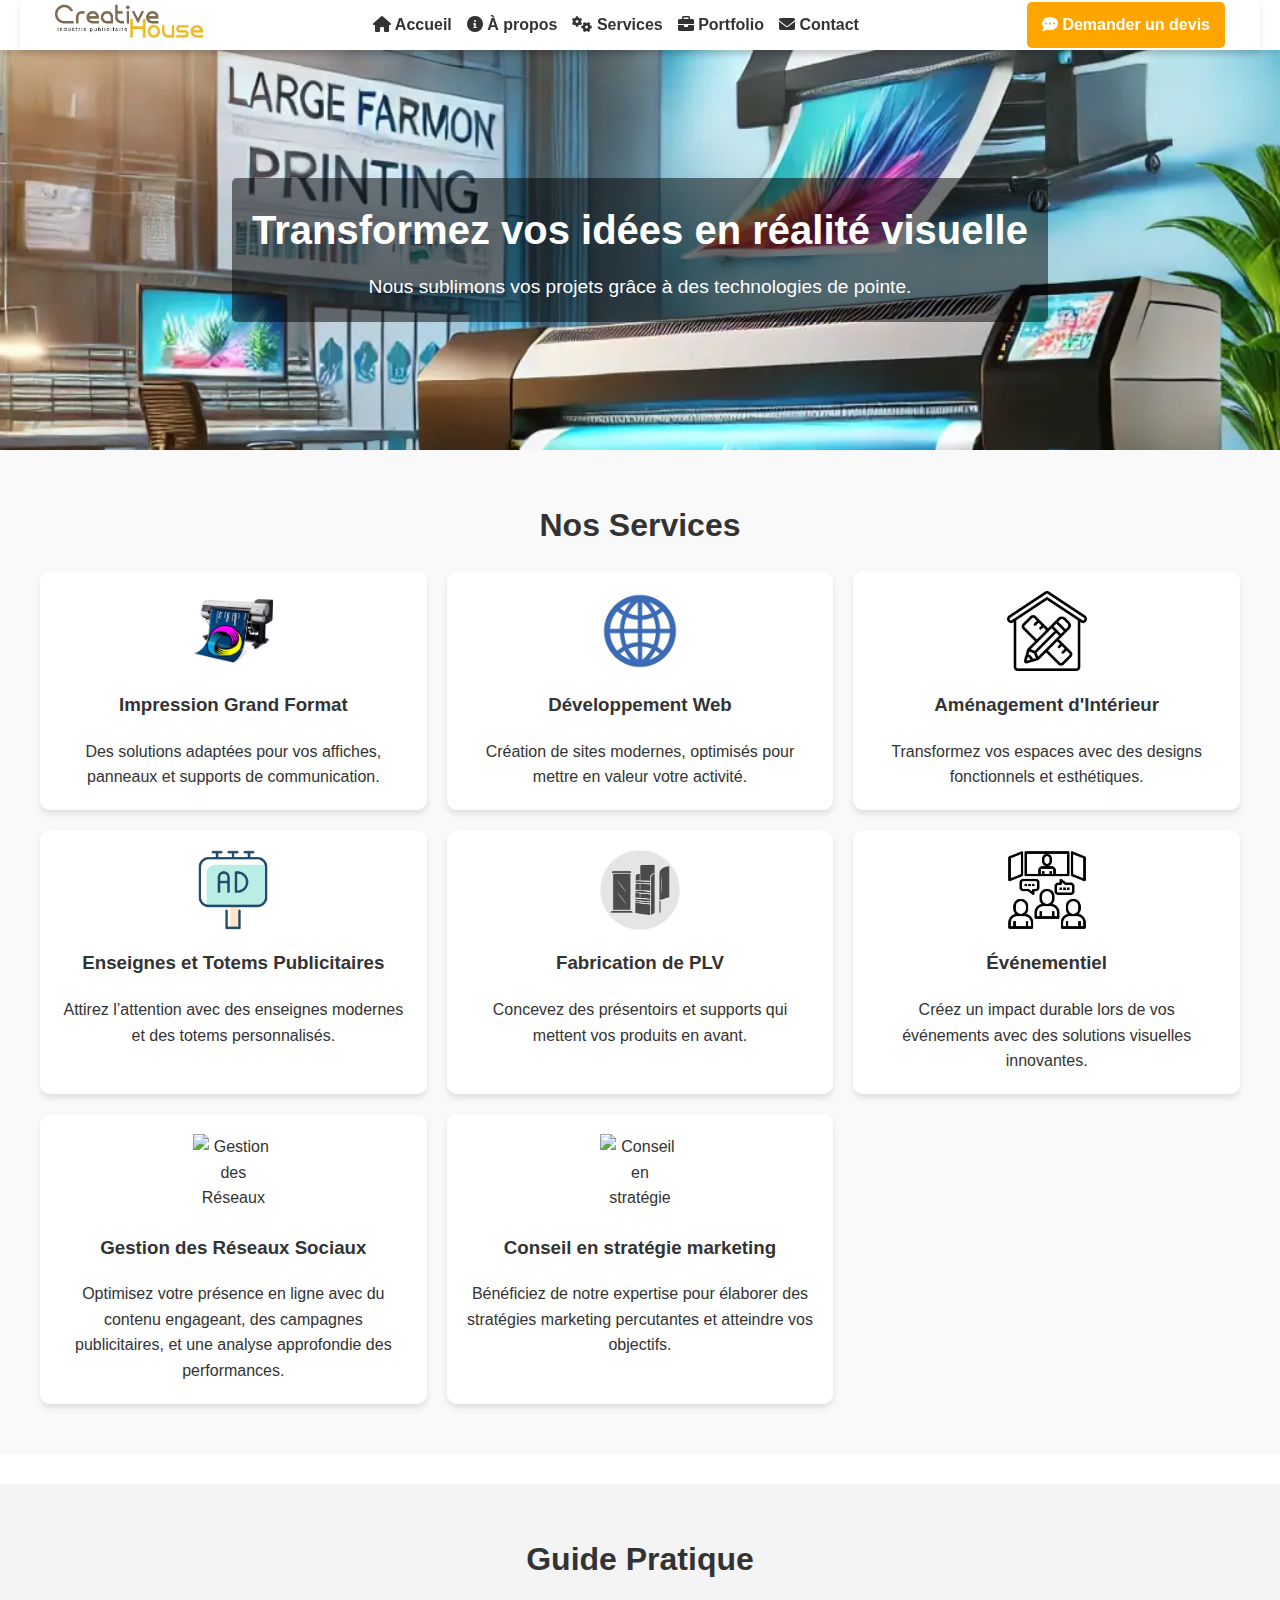
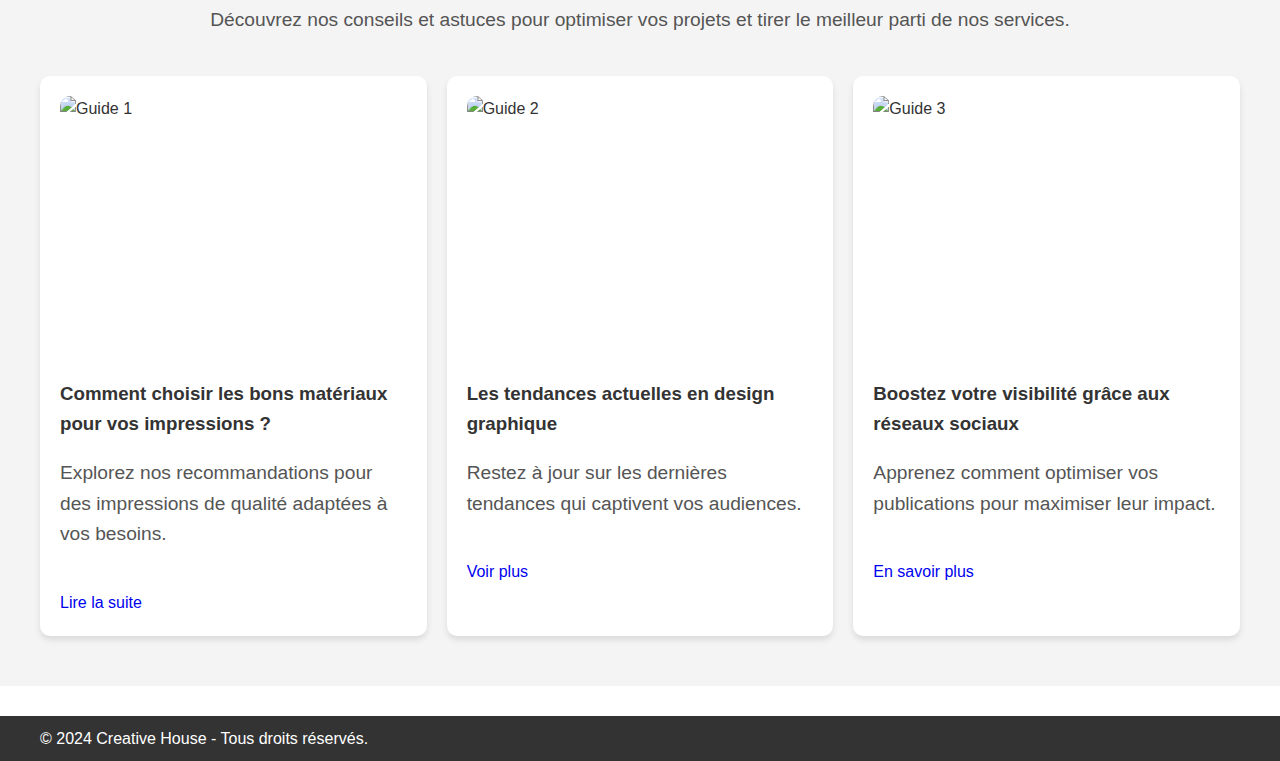
<file: index.html>
<!DOCTYPE html>
<html lang="fr">
<head>
    <meta charset="UTF-8">
    <meta name="viewport" content="width=device-width, initial-scale=1.0">
    <title>Creative House - Industrie Publicitaire</title>
	<meta name="description" content="Creative House - Solutions d'impression grand format, développement web, aménagement d'intérieur, gestion des réseaux sociaux, et plus encore.">
    <meta name="keywords" content="impression grand format, développement web, aménagement d'intérieur, gestion réseaux sociaux, Creative House">
    <meta name="author" content="Creative House">
    <meta name="viewport" content="width=device-width, initial-scale=1.0">

    <link rel="stylesheet" href="css/style.css">
    <link rel="stylesheet" href="https://cdnjs.cloudflare.com/ajax/libs/animate.css/4.1.1/animate.min.css">
</head>
<body>
    <!-- Header -->
    <header class="sticky-header">
        <!-- Div pour insérer le header -->
    <div id="header-container"></div>

    <!-- Main content -->
    <section id="main-content">
        <h1>Bienvenue chez Creative House</h1>
        <p>Découvrez nos services innovants et créatifs...</p>
    </section>

    <script>
        // Utilisation de JavaScript pour insérer le header
         // Charger le header à partir du fichier header.html
    fetch('header.html')
    .then(response => response.text())
    .then(data => {
        document.querySelector('header').innerHTML = data;
    });
    </script>
    </header>

<!-- Section de la bannière dynamique -->
<section class="dynamic-banner">
    <div class="banner-content">
        <h1>Transformez vos idées en réalité visuelle</h1>
        <p>Nous sublimons vos projets grâce à des technologies de pointe.</p>
    </div>
</section>




    <!-- Section Services -->
    <section id="services" class="services section">
        <div class="container">
            <h2>Nos Services</h2>
            <div class="service-grid">
                <div class="service-item">
                    <img data-src="img/icon-print.png" alt="Impression Grand Format" class="lazy">
                    <h3>Impression Grand Format</h3>
                    <p>Des solutions adaptées pour vos affiches, panneaux et supports de communication.</p>
                </div>
                <div class="service-item">
                    <img data-src="img/icon-web.png" alt="Développement Web" class="lazy">
                    <h3>Développement Web</h3>
                    <p>Création de sites modernes, optimisés pour mettre en valeur votre activité.</p>
                </div>
                <div class="service-item">
                    <img data-src="img/icon-interior.png" alt="Aménagement d'Intérieur" class="lazy">
                    <h3>Aménagement d'Intérieur</h3>
                    <p>Transformez vos espaces avec des designs fonctionnels et esthétiques.</p>
                </div>
                <div class="service-item">
                    <img data-src="img/icon-sign.png" alt="Enseignes et Totems Publicitaires" class="lazy">
                    <h3>Enseignes et Totems Publicitaires</h3>
                    <p>Attirez l’attention avec des enseignes modernes et des totems personnalisés.</p>
                </div>
                <div class="service-item">
                    <img data-src="img/icon-plv.png" alt="Fabrication de PLV" class="lazy">
                    <h3>Fabrication de PLV</h3>
                    <p>Concevez des présentoirs et supports qui mettent vos produits en avant.</p>
                </div>
                <div class="service-item">
                    <img data-src="img/icon-event.png" alt="Événementiel" class="lazy">
                    <h3>Événementiel</h3>
                    <p>Créez un impact durable lors de vos événements avec des solutions visuelles innovantes.</p>
                </div>
                <div class="service-item">
                    <img data-src="img/content-creation.png" alt="Gestion des Réseaux Sociaux" class="lazy">
                    <h3>Gestion des Réseaux Sociaux</h3>
                    <p>
                        Optimisez votre présence en ligne avec du contenu engageant, des campagnes publicitaires, 
                        et une analyse approfondie des performances.
                    </p>
                </div>
                <div class="service-item">
                    <img data-src="img/icon-strategy.png" alt="Conseil en stratégie marketing" class="lazy">
                    <h3>Conseil en stratégie marketing</h3>
                    <p>
                        Bénéficiez de notre expertise pour élaborer des stratégies marketing percutantes et atteindre vos objectifs.
                    </p>
                </div>
            </div>
        </div>
    </section>

    <!-- Section Guide -->
    <section id="guide" class="guide section">
        <div class="container">
            <h2>Guide Pratique</h2>
            <p>Découvrez nos conseils et astuces pour optimiser vos projets et tirer le meilleur parti de nos services.</p>
            <div class="guide-grid">
                <article class="guide-item">
                    <img data-src="img/guide1.webp" alt="Guide 1" class="lazy">
                    <h3>Comment choisir les bons matériaux pour vos impressions ?</h3>
                    <p>Explorez nos recommandations pour des impressions de qualité adaptées à vos besoins.</p>
                    <a href="#" class="btn">Lire la suite</a>
                </article>
                <article class="guide-item">
                    <img data-src="img/guide2.png" alt="Guide 2" class="lazy">
                    <h3>Les tendances actuelles en design graphique</h3>
                    <p>Restez à jour sur les dernières tendances qui captivent vos audiences.</p>
                    <a href="#" class="btn">Voir plus</a>
                </article>
                <article class="guide-item">
                    <img data-src="img/guide3.png" alt="Guide 3" class="lazy">
                    <h3>Boostez votre visibilité grâce aux réseaux sociaux</h3>
                    <p>Apprenez comment optimiser vos publications pour maximiser leur impact.</p>
                    <a href="#" class="btn">En savoir plus</a>
                </article>
            </div>
        </div>
    </section>

    <!-- Footer -->
    <footer>
        <div class="container">
            <p>© 2024 Creative House - Tous droits réservés.</p>
        </div>
    </footer>

    <!-- Scripts -->
    <script src="js/script.js"></script>
    <script>
        // Lazy load images
        document.addEventListener("DOMContentLoaded", function() {
            const lazyImages = document.querySelectorAll("img.lazy");
            const imageObserver = new IntersectionObserver((entries, observer) => {
                entries.forEach(entry => {
                    if (entry.isIntersecting) {
                        const image = entry.target;
                        image.src = image.dataset.src;
                        image.classList.remove("lazy");
                        observer.unobserve(image);
                    }
                });
            });

            lazyImages.forEach(image => {
                imageObserver.observe(image);
            });
        });
		
		document.addEventListener('DOMContentLoaded', function() {
    const menuToggle = document.querySelector('.menu-toggle'); // Bouton pour afficher/masquer le menu
    const menu = document.querySelector('.nav-links'); // Menu déroulant

    menuToggle.addEventListener('click', function() {
        menu.classList.toggle('active'); // Ajoute ou enlève la classe "active" pour afficher/masquer
    });
});

    </script>
</body>
</html>
</file>
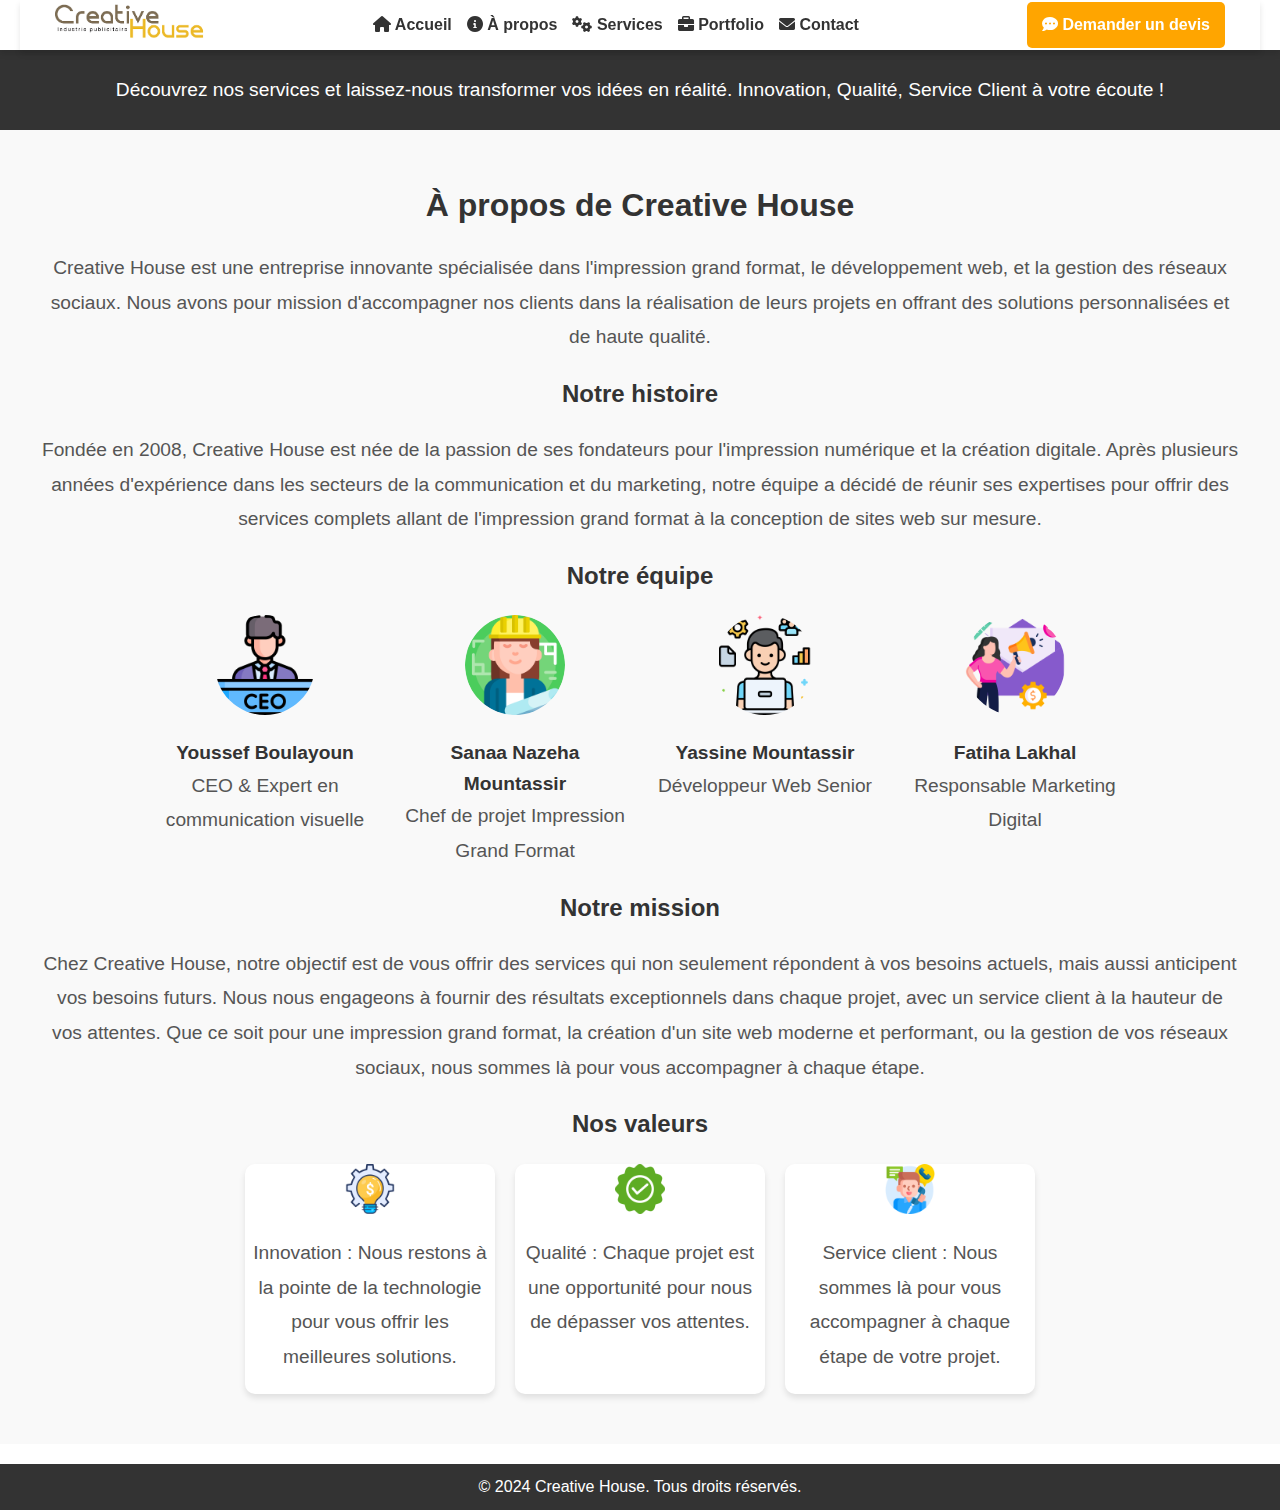
<file: about.html>
<!DOCTYPE html>
<html lang="fr">
<head>
    <meta charset="UTF-8">
    <meta name="viewport" content="width=device-width, initial-scale=1.0">
    <title>Creative House - Industrie Publicitaire</title>
	<meta name="description" content="Creative House - Solutions d'impression grand format, développement web, aménagement d'intérieur, gestion des réseaux sociaux, et plus encore.">
    <meta name="keywords" content="impression grand format, développement web, aménagement d'intérieur, gestion réseaux sociaux, Creative House">
    <meta name="author" content="Creative House">
    <meta name="viewport" content="width=device-width, initial-scale=1.0">

    <link rel="stylesheet" href="css/style.css">
	<link rel="stylesheet" href="css/style1.css">
    <link rel="stylesheet" href="https://cdnjs.cloudflare.com/ajax/libs/animate.css/4.1.1/animate.min.css">
</head>
<body>
    <!-- Header -->
    <header class="sticky-header">
        <!-- Div pour insérer le header -->
    <div id="header-container"></div>

    <!-- Main content -->
    <section id="main-content">
        <h1>Bienvenue chez Creative House</h1>
        <p>Découvrez nos services innovants et créatifs...</p>
    </section>

    <script>
        // Utilisation de JavaScript pour insérer le header
         // Charger le header à partir du fichier header.html
    fetch('header.html')
    .then(response => response.text())
    .then(data => {
        document.querySelector('header').innerHTML = data;
    });
    </script>
    </header>

    <section class="scrolling-banner">
        <p>Découvrez nos services et laissez-nous transformer vos idées en réalité. Innovation, Qualité, Service Client à votre écoute !</p>
    </section>

    <!-- Main content -->
    <section id="about">
        <div class="container">
            <h1>À propos de Creative House</h1>
            <p>Creative House est une entreprise innovante spécialisée dans l'impression grand format, le développement web, et la gestion des réseaux sociaux. Nous avons pour mission d'accompagner nos clients dans la réalisation de leurs projets en offrant des solutions personnalisées et de haute qualité.</p>

            <h2>Notre histoire</h2>
            <p>Fondée en 2008, Creative House est née de la passion de ses fondateurs pour l'impression numérique et la création digitale. Après plusieurs années d'expérience dans les secteurs de la communication et du marketing, notre équipe a décidé de réunir ses expertises pour offrir des services complets allant de l'impression grand format à la conception de sites web sur mesure.</p>

            <h2>Notre équipe</h2>
            <div class="team">
                <div class="team-member">
                    <img src="img/youssef.png" alt="Youssef Boulayoun" class="team-photo">
                    <h3>Youssef Boulayoun</h3>
                    <p>CEO & Expert en communication visuelle</p>
                </div>
                <div class="team-member">
                    <img src="img/sanaa.png" alt="Sanaa Nazeha Mountassir" class="team-photo">
                    <h3>Sanaa Nazeha Mountassir</h3>
                    <p>Chef de projet Impression Grand Format</p>
                </div>
                <div class="team-member">
                    <img src="img/yassine.png" alt="Yassine Mountassir" class="team-photo">
                    <h3>Yassine Mountassir</h3>
                    <p>Développeur Web Senior</p>
                </div>
                <div class="team-member">
                    <img src="img/fatiha.png" alt="Fatiha Lakhal" class="team-photo">
                    <h3>Fatiha Lakhal</h3>
                    <p>Responsable Marketing Digital</p>
                </div>
            </div>

            <h2>Notre mission</h2>
            <p>Chez Creative House, notre objectif est de vous offrir des services qui non seulement répondent à vos besoins actuels, mais aussi anticipent vos besoins futurs. Nous nous engageons à fournir des résultats exceptionnels dans chaque projet, avec un service client à la hauteur de vos attentes. Que ce soit pour une impression grand format, la création d'un site web moderne et performant, ou la gestion de vos réseaux sociaux, nous sommes là pour vous accompagner à chaque étape.</p>

            <h2>Nos valeurs</h2>
            <ul class="values-list">
                <li>
                    <img src="img/innovation-icon.png" alt="Innovation" class="value-photo">
                    <p>Innovation : Nous restons à la pointe de la technologie pour vous offrir les meilleures solutions.</p>
                </li>
                <li>
                    <img src="img/quality-icon.png" alt="Qualité" class="value-photo">
                    <p>Qualité : Chaque projet est une opportunité pour nous de dépasser vos attentes.</p>
                </li>
                <li>
                    <img src="img/service-icon.png" alt="Service Client" class="value-photo">
                    <p>Service client : Nous sommes là pour vous accompagner à chaque étape de votre projet.</p>
                </li>
            </ul>
        </div>
    </section>

    <!-- Footer -->
    <footer>
        <div class="container">
            <p>&copy; 2024 Creative House. Tous droits réservés.</p>
        </div>
    </footer>
    <!-- Scripts -->
    <script src="js/script.js"></script>
</body>
</html>
</file>
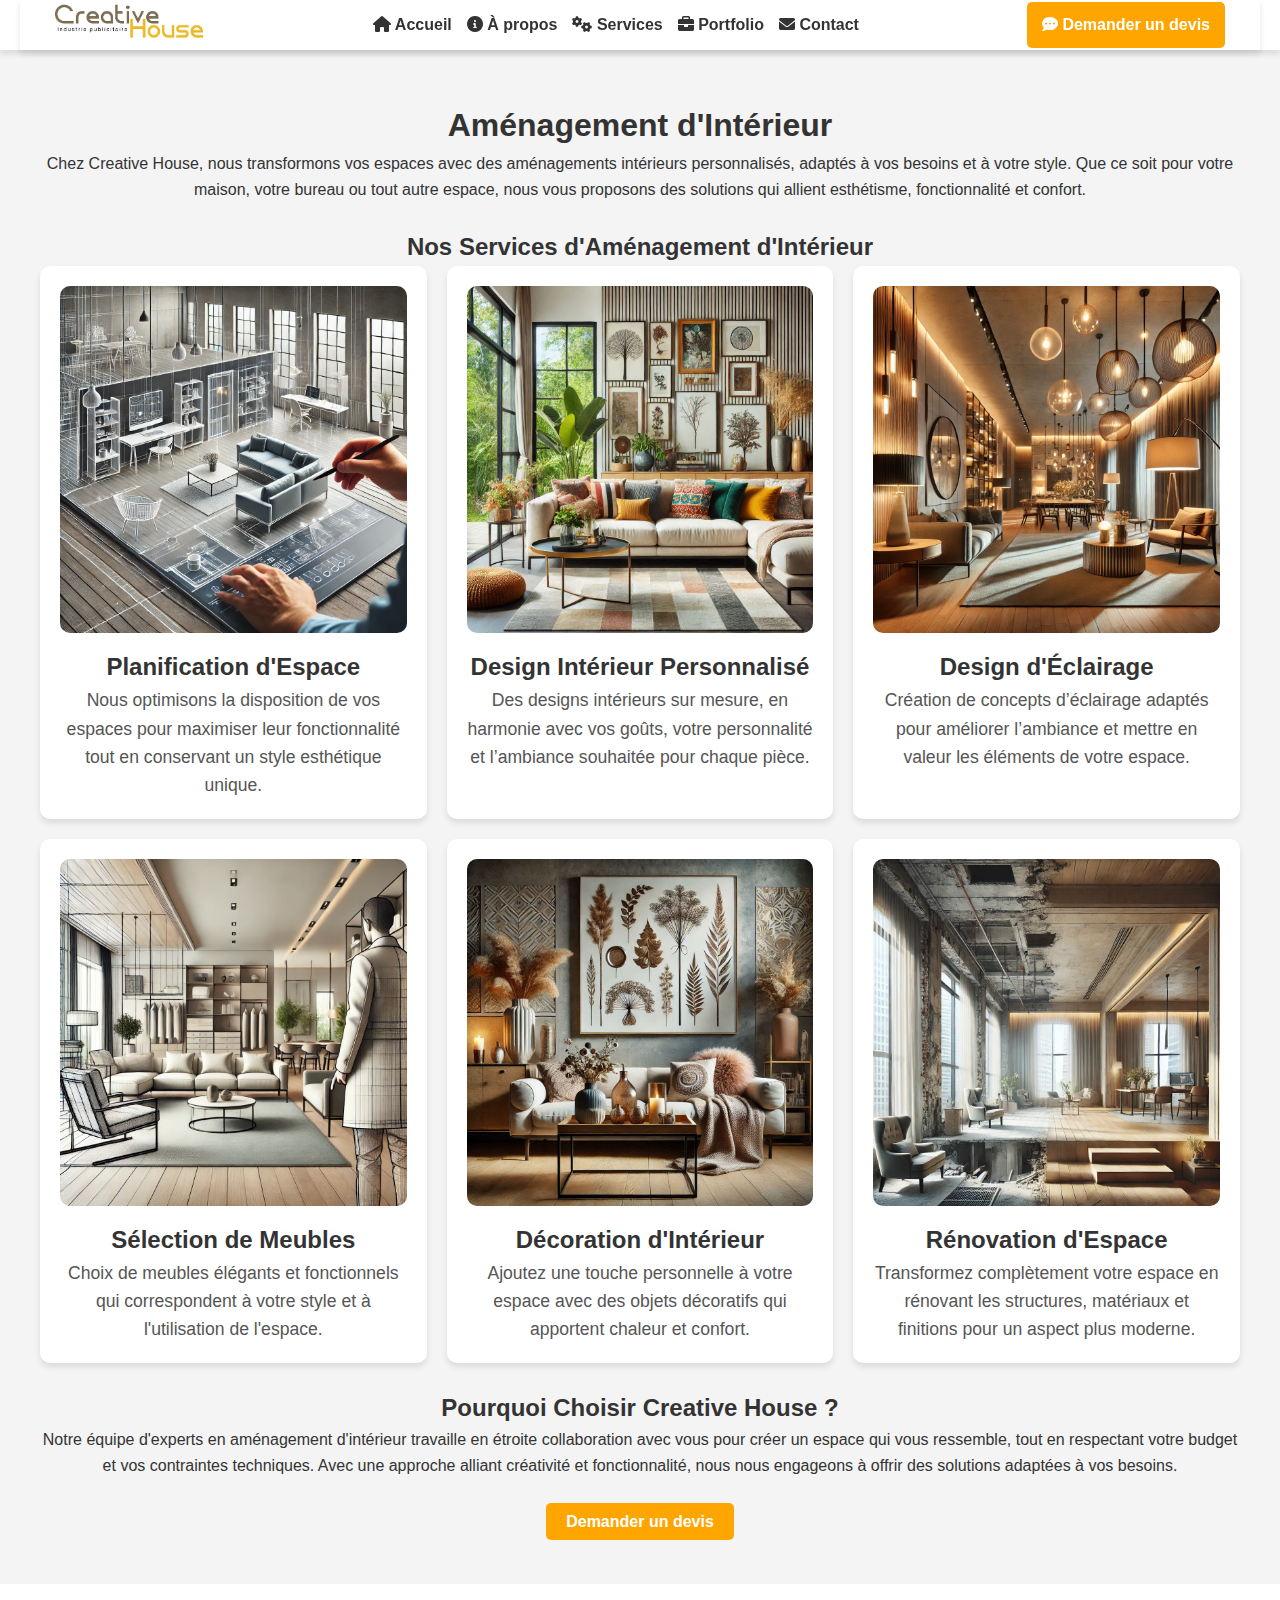
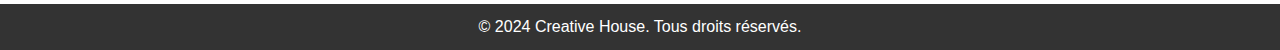
<file: amenagement-interieur.html>
<!DOCTYPE html>
<html lang="fr">
<head>
    <meta charset="UTF-8">
    <meta name="viewport" content="width=device-width, initial-scale=1.0">
    <meta name="description" content="Aménagement d'intérieur sur mesure pour optimiser vos espaces et les transformer selon vos besoins et préférences.">
    <title>Aménagement d'Intérieur - Creative House</title>
        <link rel="stylesheet" href="css/style.css">
    <link rel="stylesheet" href="css/style1.css">
</head>
<body>

    <!-- Header -->
    <header>
        <div id="header-container"></div>
    </header>
	<style>
		.service-section {
    padding: 50px 20px;
    background: #f4f4f4;
    text-align: center;
}

.service-grid {
    display: grid;
    grid-template-columns: repeat(auto-fit, minmax(300px, 1fr));
    gap: 20px;
    justify-content: center;
}

.service-item {
    background: white;
    border-radius: 10px;
    box-shadow: 0 4px 6px rgba(0, 0, 0, 0.1);
    padding: 20px;
    text-align: center;
}

.service-item img {
    width: 100%;
    height: auto;
    border-radius: 10px;
}

.service-item h3 {
    font-size: 1.5em;
    margin-top: 10px;
    color: #333;
}

.service-item p {
    color: #555;
    font-size: 1.1em;
}

.cta {
    margin-top: 30px;
}

.btn-quote {
    background: orange;
    color: white;
    padding: 10px 20px;
    border-radius: 5px;
    font-weight: bold;
    text-decoration: none;
    transition: background 0.3s;
}

.btn-quote:hover {
    background: #e69500;
}
</style>

    <!-- Main content -->
    <section id="interior-design" class="service-section">
        <div class="container">
            <h1>Aménagement d'Intérieur</h1>
            <p>Chez Creative House, nous transformons vos espaces avec des aménagements intérieurs personnalisés, adaptés à vos besoins et à votre style. Que ce soit pour votre maison, votre bureau ou tout autre espace, nous vous proposons des solutions qui allient esthétisme, fonctionnalité et confort.</p><br>


            <h2>Nos Services d'Aménagement d'Intérieur</h2>
            <div class="service-grid">
                <div class="service-item">
                    <img src="img/space-planning.webp" alt="Planification d'Espace">
                    <h3>Planification d'Espace</h3>
                    <p>Nous optimisons la disposition de vos espaces pour maximiser leur fonctionnalité tout en conservant un style esthétique unique.</p>
                </div>
                <div class="service-item">
                    <img src="img/interior-design.png" alt="Design Intérieur Personnalisé">
                    <h3>Design Intérieur Personnalisé</h3>
                    <p>Des designs intérieurs sur mesure, en harmonie avec vos goûts, votre personnalité et l’ambiance souhaitée pour chaque pièce.</p>
                </div>
                <div class="service-item">
                    <img src="img/lighting-design.webp" alt="Design d'Éclairage">
                    <h3>Design d'Éclairage</h3>
                    <p>Création de concepts d’éclairage adaptés pour améliorer l’ambiance et mettre en valeur les éléments de votre espace.</p>
                </div>
                <div class="service-item">
                    <img src="img/furniture-selection.webp" alt="Sélection de Meubles">
                    <h3>Sélection de Meubles</h3>
                    <p>Choix de meubles élégants et fonctionnels qui correspondent à votre style et à l'utilisation de l'espace.</p>
                </div>
                <div class="service-item">
                    <img src="img/decoration.png" alt="Décoration d'Intérieur">
                    <h3>Décoration d'Intérieur</h3>
                    <p>Ajoutez une touche personnelle à votre espace avec des objets décoratifs qui apportent chaleur et confort.</p>
                </div>
                <div class="service-item">
                    <img src="img/renovation.webp" alt="Rénovation d'Espace">
                    <h3>Rénovation d'Espace</h3>
                    <p>Transformez complètement votre espace en rénovant les structures, matériaux et finitions pour un aspect plus moderne.</p>
                </div>
            </div><br>


            <h2>Pourquoi Choisir Creative House ?</h2>
            <p>Notre équipe d'experts en aménagement d'intérieur travaille en étroite collaboration avec vous pour créer un espace qui vous ressemble, tout en respectant votre budget et vos contraintes techniques. Avec une approche alliant créativité et fonctionnalité, nous nous engageons à offrir des solutions adaptées à vos besoins.</p>

            <div class="cta">
                <a href="contact.html" class="btn-quote">Demander un devis</a>
            </div>
        </div>
    </section>

    <!-- Footer -->
    <footer>
        <div class="container">
            <p>&copy; 2024 Creative House. Tous droits réservés.</p>
        </div>
    </footer>

    <script>
        // Chargement du header
        fetch('header.html')
        .then(response => response.text())
        .then(data => {
            document.getElementById('header-container').innerHTML = data;
        });
    </script>
</body>
</html>
</file>
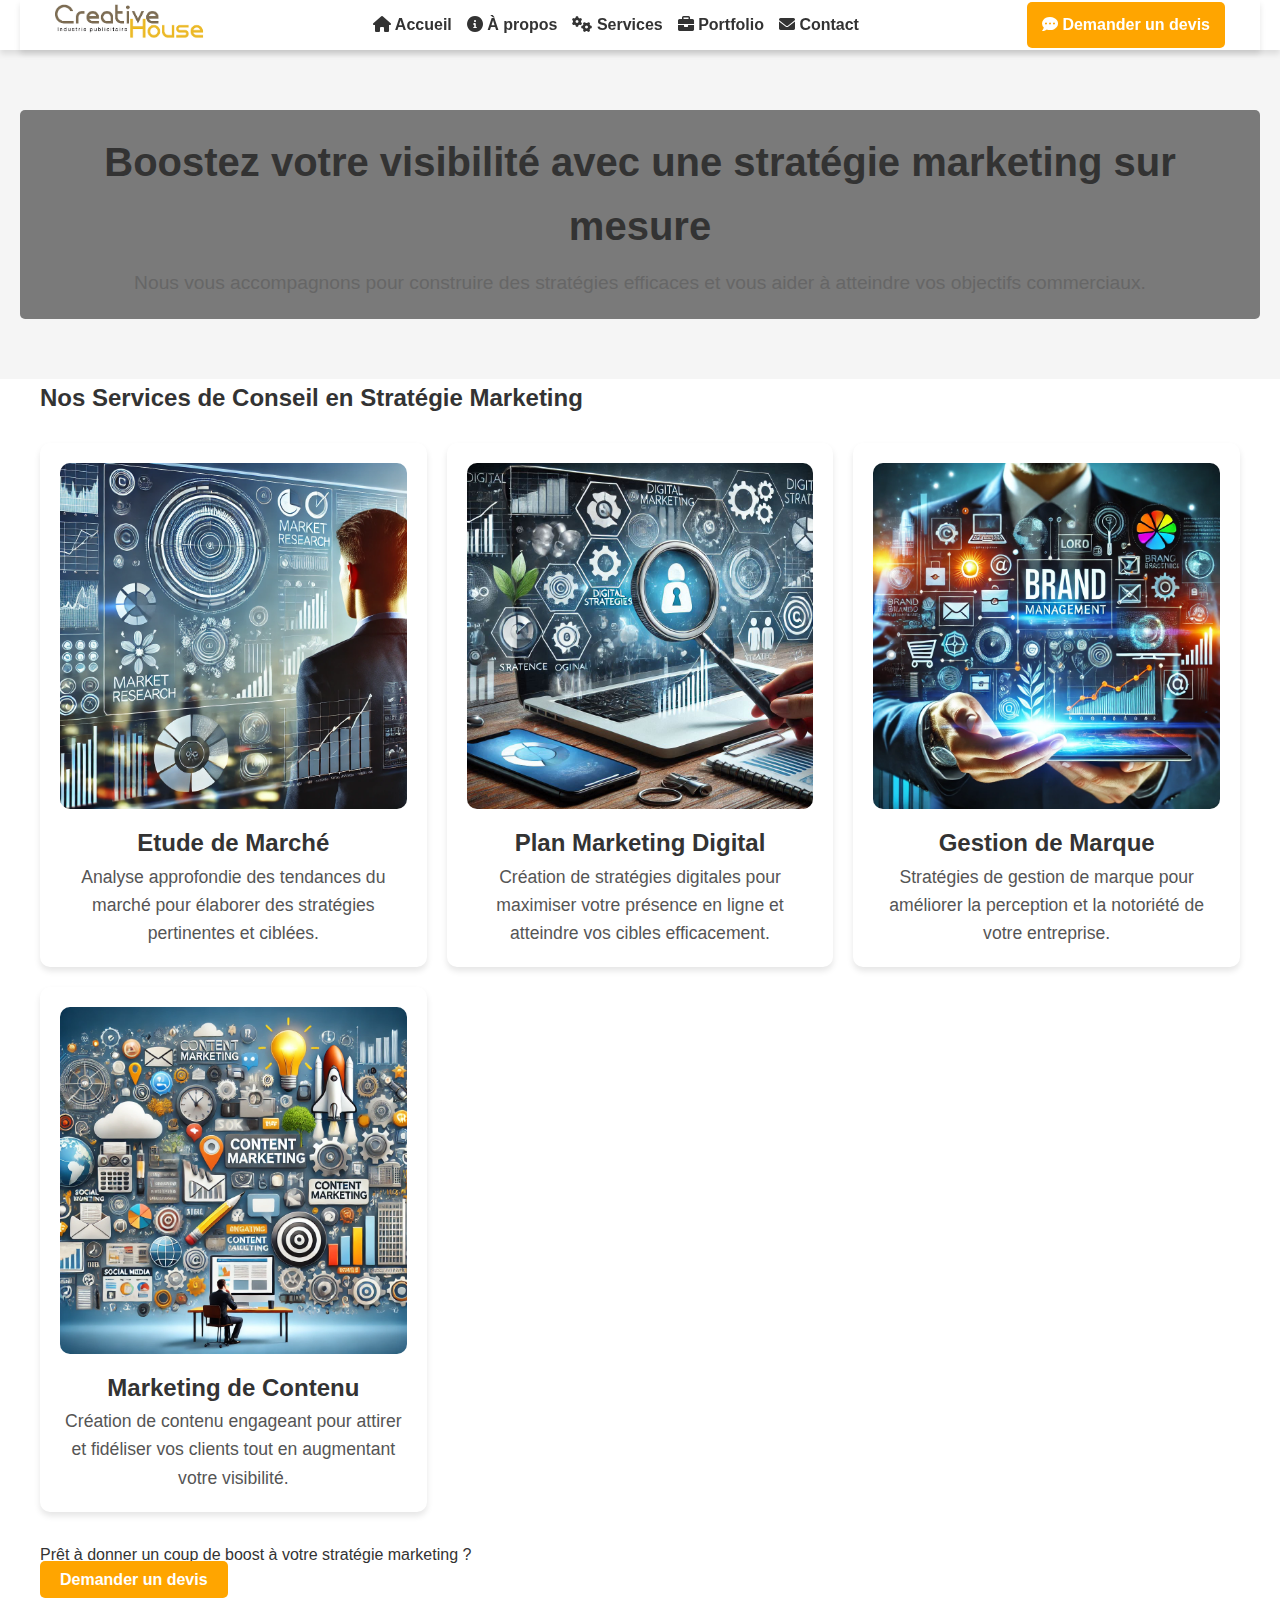
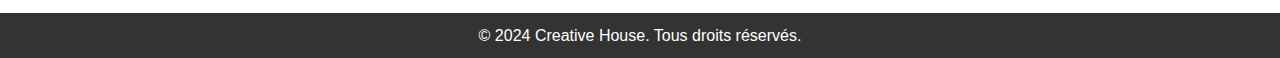
<file: conseil-strategie-marketing.html>
<!DOCTYPE html>
<html lang="fr">
<head>
    <meta charset="UTF-8">
    <meta name="viewport" content="width=device-width, initial-scale=1.0">
    <title>Conseil en Stratégie Marketing | Creative House</title>
    <meta name="description" content="Nous vous accompagnons dans la création de stratégies marketing percutantes et efficaces pour atteindre vos objectifs commerciaux.">
    <meta name="keywords" content="stratégie marketing, plan marketing digital, gestion de marque, conseil marketing">
    <meta name="author" content="Creative House">
    <link rel="stylesheet" href="css/style.css">
	<link rel="stylesheet" href="css/style1.css">
	
</head>
	
	
<body>

     <!-- Header -->
    <header>
        <div id="header-container"></div> <!-- Chargement dynamique du header -->
    </header>
		<style>
	.service-section {
    padding: 50px 20px;
    background: #f4f4f4;
    text-align: center;
}

.service-grid {
    display: grid;
    grid-template-columns: repeat(auto-fit, minmax(300px, 1fr));
    gap: 20px;
    justify-content: center;
}

.service-item {
    background: white;
    border-radius: 10px;
    box-shadow: 0 4px 6px rgba(0, 0, 0, 0.1);
    padding: 20px;
    text-align: center;
}

.service-item img {
    width: 100%;
    height: auto;
    border-radius: 10px;
}

.service-item h3 {
    font-size: 1.5em;
    margin-top: 10px;
    color: #333;
}

.service-item p {
    color: #555;
    font-size: 1.1em;
}

.cta {
    margin-top: 30px;
}

.btn-quote {
    background: orange;
    color: white;
    padding: 10px 20px;
    border-radius: 5px;
    font-weight: bold;
    text-decoration: none;
    transition: background 0.3s;
}

.btn-quote:hover {
    background: #e69500;
}


</style>

    <!-- Section Bannière -->
    <section class="marketing-banner">
    <div class="banner-content">
        <h1>Boostez votre visibilité avec une stratégie marketing sur mesure</h1>
        <p>Nous vous accompagnons pour construire des stratégies efficaces et vous aider à atteindre vos objectifs commerciaux.</p>
    </div>
</section>

    <!-- Nos Services de Conseil en Stratégie Marketing -->
    <section id="marketing-strategy-services">
        <div class="container">
            <h2>Nos Services de Conseil en Stratégie Marketing</h2><br>

            <div class="service-grid">
                <div class="service-item">
                    <img src="img/market-research.webp"  alt="Etude de Marché">
                    <h3>Etude de Marché</h3>
                    <p>Analyse approfondie des tendances du marché pour élaborer des stratégies pertinentes et ciblées.</p>
                </div>
                <div class="service-item">
                    <img src="img/digital-marketing-plan.png" alt="Plan Marketing Digital">
                    <h3>Plan Marketing Digital</h3>
                    <p>Création de stratégies digitales pour maximiser votre présence en ligne et atteindre vos cibles efficacement.</p>
                </div>
                <div class="service-item">
                    <img src="img/brand-management.webp" alt="Gestion de Marque">
                    <h3>Gestion de Marque</h3>
                    <p>Stratégies de gestion de marque pour améliorer la perception et la notoriété de votre entreprise.</p>
                </div>
                <div class="service-item">
                    <img src="img/content-marketing.webp" alt="Marketing de Contenu">
                    <h3>Marketing de Contenu</h3>
                    <p>Création de contenu engageant pour attirer et fidéliser vos clients tout en augmentant votre visibilité.</p>
                </div>
            </div>
        </div>
    </section>

    <!-- CTA Section -->
    <section id="cta" class="cta">
        <div class="container">
            <p>Prêt à donner un coup de boost à votre stratégie marketing ?</p>
            <a href="contact.html" class="btn-quote">Demander un devis</a>
        </div>
    </section>

    <footer>
        <div class="container">
            <p>&copy; 2024 Creative House. Tous droits réservés.</p>
        </div>
    </footer>

    <script src="js/script.js"></script>
	<script>
        // Chargement dynamique du header
        fetch('header.html')
        .then(response => response.text())
        .then(data => {
            document.getElementById('header-container').innerHTML = data;
        });
    </script>
</body>
</html>
</file>
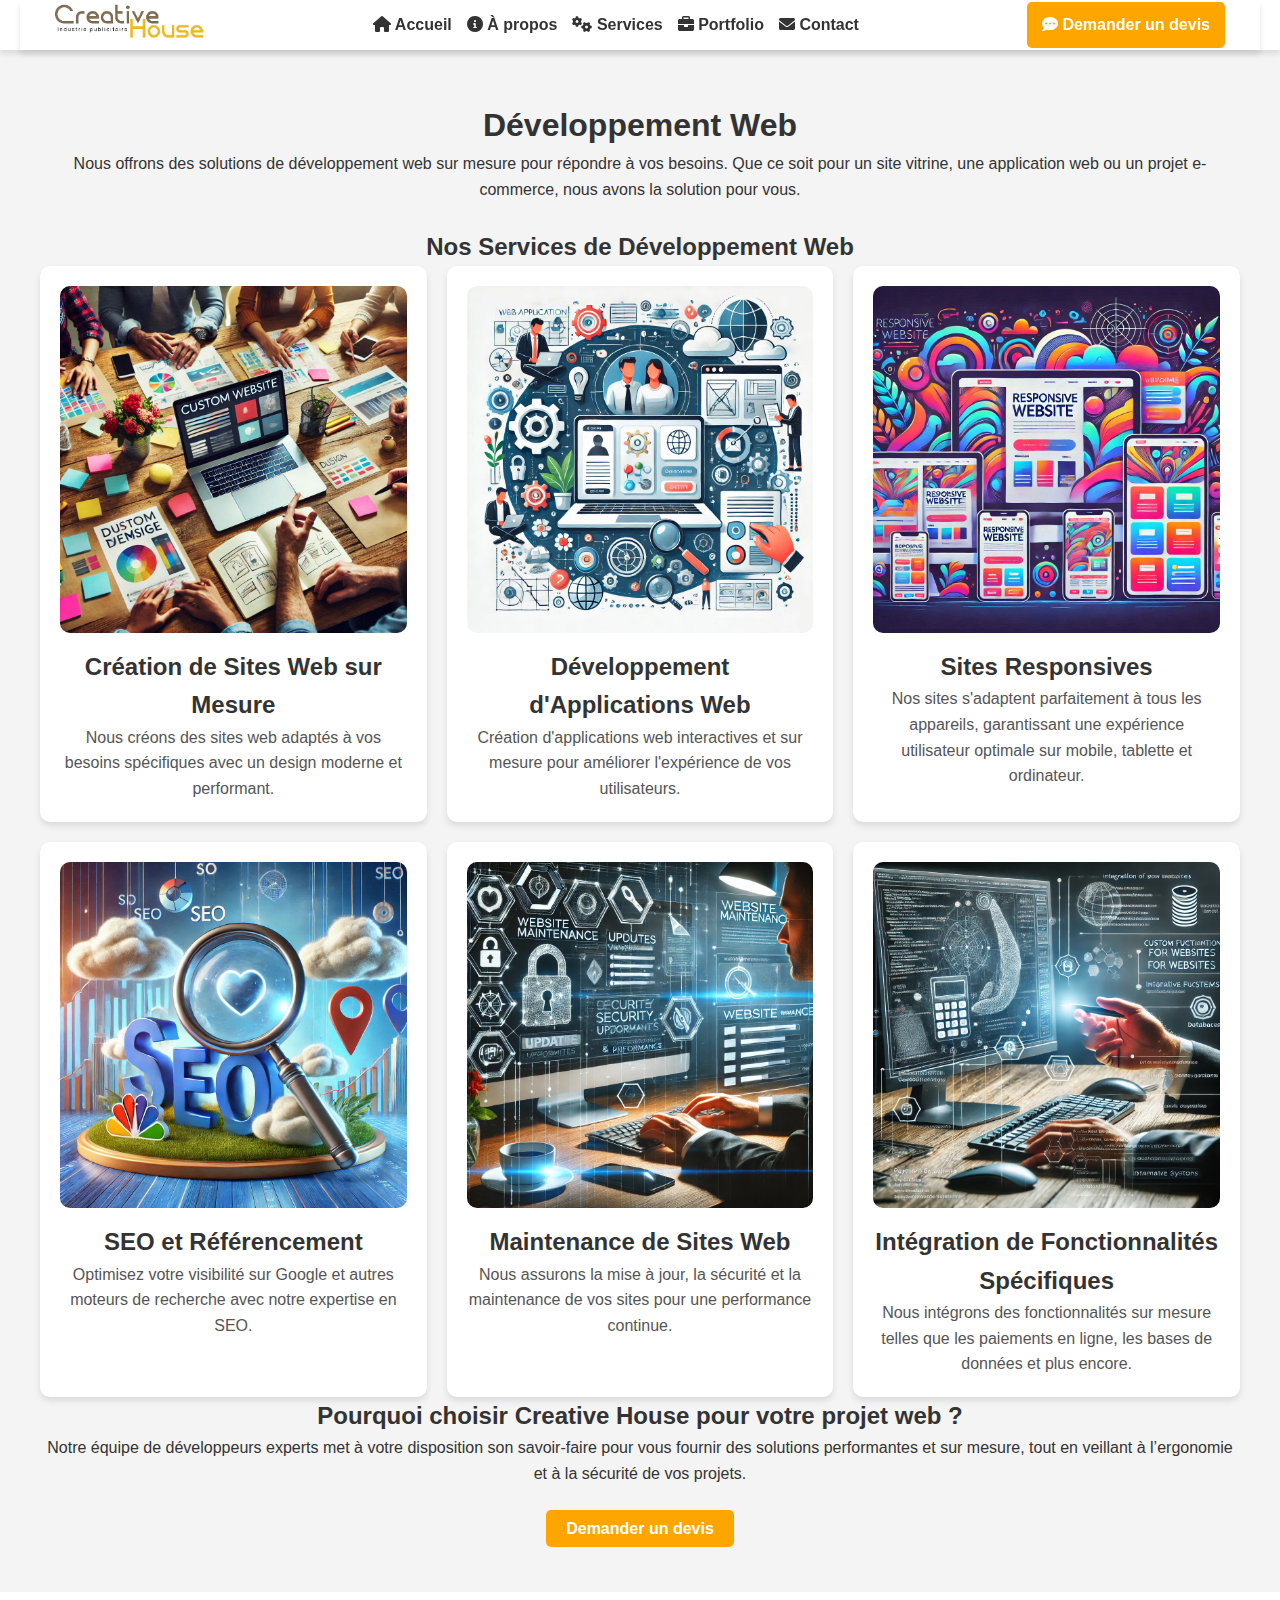
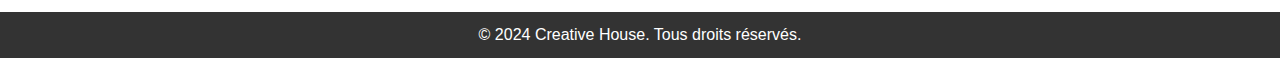
<file: developpement-web.html>
<!DOCTYPE html>
<html lang="fr">
<head>
    <meta charset="UTF-8">
    <meta name="viewport" content="width=device-width, initial-scale=1.0">
    <meta name="description" content="Service de développement web personnalisé : création de sites web, applications web, et services de maintenance.">
    <title>Développement Web - Creative House</title>
	    <link rel="stylesheet" href="css/style.css">
    <link rel="stylesheet" href="css/style1.css">

</head>
<body>

    <!-- Header -->
    <header>
        <div id="header-container"></div>
    </header>
<style>
	.service-section {
    padding: 50px 20px;
    background: #f4f4f4;
    text-align: center;
}

.service-grid {
    display: grid;
    grid-template-columns: repeat(auto-fit, minmax(300px, 1fr));
    gap: 20px;
    justify-content: center;
}

.service-item {
    background: white;
    border-radius: 10px;
    box-shadow: 0 4px 6px rgba(0, 0, 0, 0.1);
    padding: 20px;
    text-align: center;
}

.service-item img {
    width: 100%;
    height: auto;
    border-radius: 10px;
}

.service-item h3 {
    font-size: 1.5em;
    margin-top: 10px;
    color: #333;
}

.service-item p {
    color: #555;
}

.cta {
    margin-top: 30px;
}

.btn-quote {
    background: orange;
    color: white;
    padding: 10px 20px;
    border-radius: 5px;
    font-weight: bold;
    text-decoration: none;
    transition: background 0.3s;
}

.btn-quote:hover {
    background: #e69500;
}

</style>	   
    <!-- Main content -->
    <section id="development-web" class="service-section">
        <div class="container">
            <h1>Développement Web</h1>
            <p>Nous offrons des solutions de développement web sur mesure pour répondre à vos besoins. Que ce soit pour un site vitrine, une application web ou un projet e-commerce, nous avons la solution pour vous.</p><br>


            <h2>Nos Services de Développement Web</h2>
            <div class="service-grid">
                <div class="service-item">
                    <img src="img/web-design.png" alt="Création de sites web sur mesure">
                    <h3>Création de Sites Web sur Mesure</h3>
                    <p>Nous créons des sites web adaptés à vos besoins spécifiques avec un design moderne et performant.</p>
                </div>
                <div class="service-item">
                    <img src="img/web-app.png" alt="Développement d’applications web">
                    <h3>Développement d'Applications Web</h3>
                    <p>Création d'applications web interactives et sur mesure pour améliorer l'expérience de vos utilisateurs.</p>
                </div>
                <div class="service-item">
                    <img src="img/responsive.png" alt="Sites Responsives">
                    <h3>Sites Responsives</h3>
                    <p>Nos sites s'adaptent parfaitement à tous les appareils, garantissant une expérience utilisateur optimale sur mobile, tablette et ordinateur.</p>
                </div>
                <div class="service-item">
                    <img src="img/seo.png" alt="SEO et Référencement">
                    <h3>SEO et Référencement</h3>
                    <p>Optimisez votre visibilité sur Google et autres moteurs de recherche avec notre expertise en SEO.</p>
                </div>
                <div class="service-item">
                    <img src="img/maintenance.webp" alt="Maintenance de sites web">
                    <h3>Maintenance de Sites Web</h3>
                    <p>Nous assurons la mise à jour, la sécurité et la maintenance de vos sites pour une performance continue.</p>
                </div>
                <div class="service-item">
                    <img src="img/integration.webp" alt="Intégration de fonctionnalités spécifiques">
                    <h3>Intégration de Fonctionnalités Spécifiques</h3>
                    <p>Nous intégrons des fonctionnalités sur mesure telles que les paiements en ligne, les bases de données et plus encore.</p>
                </div>
            </div>

            <h2>Pourquoi choisir Creative House pour votre projet web ?</h2>
            <p>Notre équipe de développeurs experts met à votre disposition son savoir-faire pour vous fournir des solutions performantes et sur mesure, tout en veillant à l’ergonomie et à la sécurité de vos projets.</p>

            <div class="cta">
                <a href="contact.html" class="btn-quote">Demander un devis</a>
            </div>
        </div>
    </section>

    <!-- Footer -->
    <footer>
        <div class="container">
            <p>&copy; 2024 Creative House. Tous droits réservés.</p>
        </div>
    </footer>

    <script>
        // Chargement du header
        fetch('header.html')
        .then(response => response.text())
        .then(data => {
            document.getElementById('header-container').innerHTML = data;
        });
    </script>
</body>
</html>
</file>
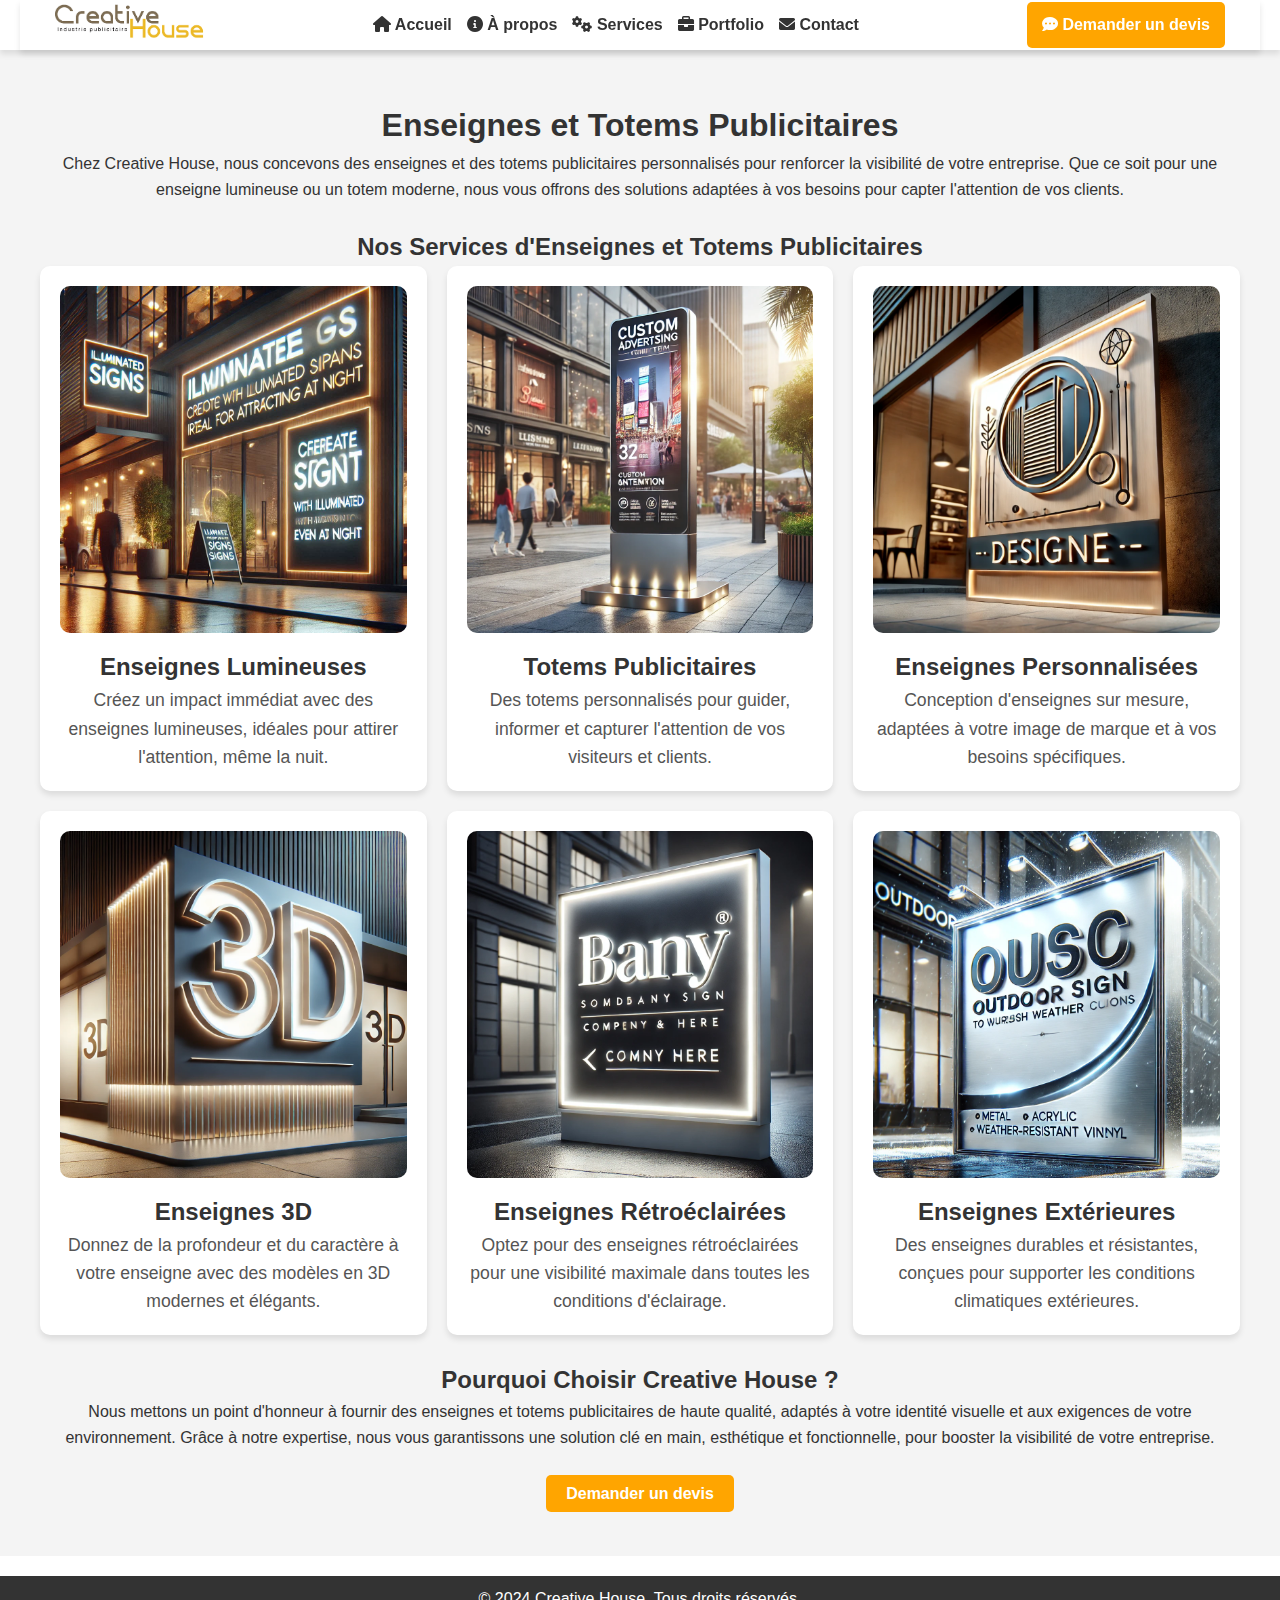
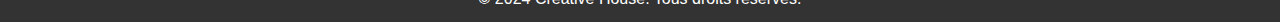
<file: enseignes-totems.html>
<!DOCTYPE html>
<html lang="fr">
<head>
    <meta charset="UTF-8">
    <meta name="viewport" content="width=device-width, initial-scale=1.0">
    <meta name="description" content="Création d'enseignes et totems publicitaires sur mesure pour mettre en valeur votre entreprise et attirer l'attention de vos clients.">
    <title>Enseignes et Totems Publicitaires - Creative House</title>
        <link rel="stylesheet" href="css/style.css">
    <link rel="stylesheet" href="css/style1.css">
</head>
<body>

    <!-- Header -->
    <header>
        <div id="header-container"></div>
    </header>
	<style>
		.service-section {
    padding: 50px 20px;
    background: #f4f4f4;
    text-align: center;
}

.service-grid {
    display: grid;
    grid-template-columns: repeat(auto-fit, minmax(300px, 1fr));
    gap: 20px;
    justify-content: center;
}

.service-item {
    background: white;
    border-radius: 10px;
    box-shadow: 0 4px 6px rgba(0, 0, 0, 0.1);
    padding: 20px;
    text-align: center;
}

.service-item img {
    width: 100%;
    height: auto;
    border-radius: 10px;
}

.service-item h3 {
    font-size: 1.5em;
    margin-top: 10px;
    color: #333;
}

.service-item p {
    color: #555;
    font-size: 1.1em;
}

.cta {
    margin-top: 30px;
}

.btn-quote {
    background: orange;
    color: white;
    padding: 10px 20px;
    border-radius: 5px;
    font-weight: bold;
    text-decoration: none;
    transition: background 0.3s;
}

.btn-quote:hover {
    background: #e69500;
}

</style>

    <!-- Main content -->
    <section id="signage-totems" class="service-section">
        <div class="container">
            <h1>Enseignes et Totems Publicitaires</h1>
            <p>Chez Creative House, nous concevons des enseignes et des totems publicitaires personnalisés pour renforcer la visibilité de votre entreprise. Que ce soit pour une enseigne lumineuse ou un totem moderne, nous vous offrons des solutions adaptées à vos besoins pour capter l'attention de vos clients.</p><br>


            <h2>Nos Services d'Enseignes et Totems Publicitaires</h2>
            <div class="service-grid">
                <div class="service-item">
                    <img src="img/led-signs.png" alt="Enseignes Lumineuses">
                    <h3>Enseignes Lumineuses</h3>
                    <p>Créez un impact immédiat avec des enseignes lumineuses, idéales pour attirer l'attention, même la nuit.</p>
                </div>
                <div class="service-item">
                    <img src="img/fabricated-totem.webp" alt="Totems Publicitaires">
                    <h3>Totems Publicitaires</h3>
                    <p>Des totems personnalisés pour guider, informer et capturer l'attention de vos visiteurs et clients.</p>
                </div>
                <div class="service-item">
                    <img src="img/custom-signs.webp" alt="Enseignes Personnalisées">
                    <h3>Enseignes Personnalisées</h3>
                    <p>Conception d'enseignes sur mesure, adaptées à votre image de marque et à vos besoins spécifiques.</p>
                </div>
                <div class="service-item">
                    <img src="img/3d-signs.webp" alt="Enseignes 3D">
                    <h3>Enseignes 3D</h3>
                    <p>Donnez de la profondeur et du caractère à votre enseigne avec des modèles en 3D modernes et élégants.</p>
                </div>
                <div class="service-item">
                    <img src="img/retro-signs.webp" alt="Enseignes Rétroéclairées">
                    <h3>Enseignes Rétroéclairées</h3>
                    <p>Optez pour des enseignes rétroéclairées pour une visibilité maximale dans toutes les conditions d'éclairage.</p>
                </div>
                <div class="service-item">
                    <img src="img/exterior-signs.webp" alt="Enseignes Extérieures">
                    <h3>Enseignes Extérieures</h3>
                    <p>Des enseignes durables et résistantes, conçues pour supporter les conditions climatiques extérieures.</p>
                </div>
            </div><br>


            <h2>Pourquoi Choisir Creative House ?</h2>
            <p>Nous mettons un point d'honneur à fournir des enseignes et totems publicitaires de haute qualité, adaptés à votre identité visuelle et aux exigences de votre environnement. Grâce à notre expertise, nous vous garantissons une solution clé en main, esthétique et fonctionnelle, pour booster la visibilité de votre entreprise.</p>

            <div class="cta">
                <a href="contact.html" class="btn-quote">Demander un devis</a>
            </div>
        </div>
    </section>

    <!-- Footer -->
    <footer>
        <div class="container">
            <p>&copy; 2024 Creative House. Tous droits réservés.</p>
        </div>
    </footer>

    <script>
        // Chargement du header
        fetch('header.html')
        .then(response => response.text())
        .then(data => {
            document.getElementById('header-container').innerHTML = data;
        });
    </script>
</body>
</html>
</file>
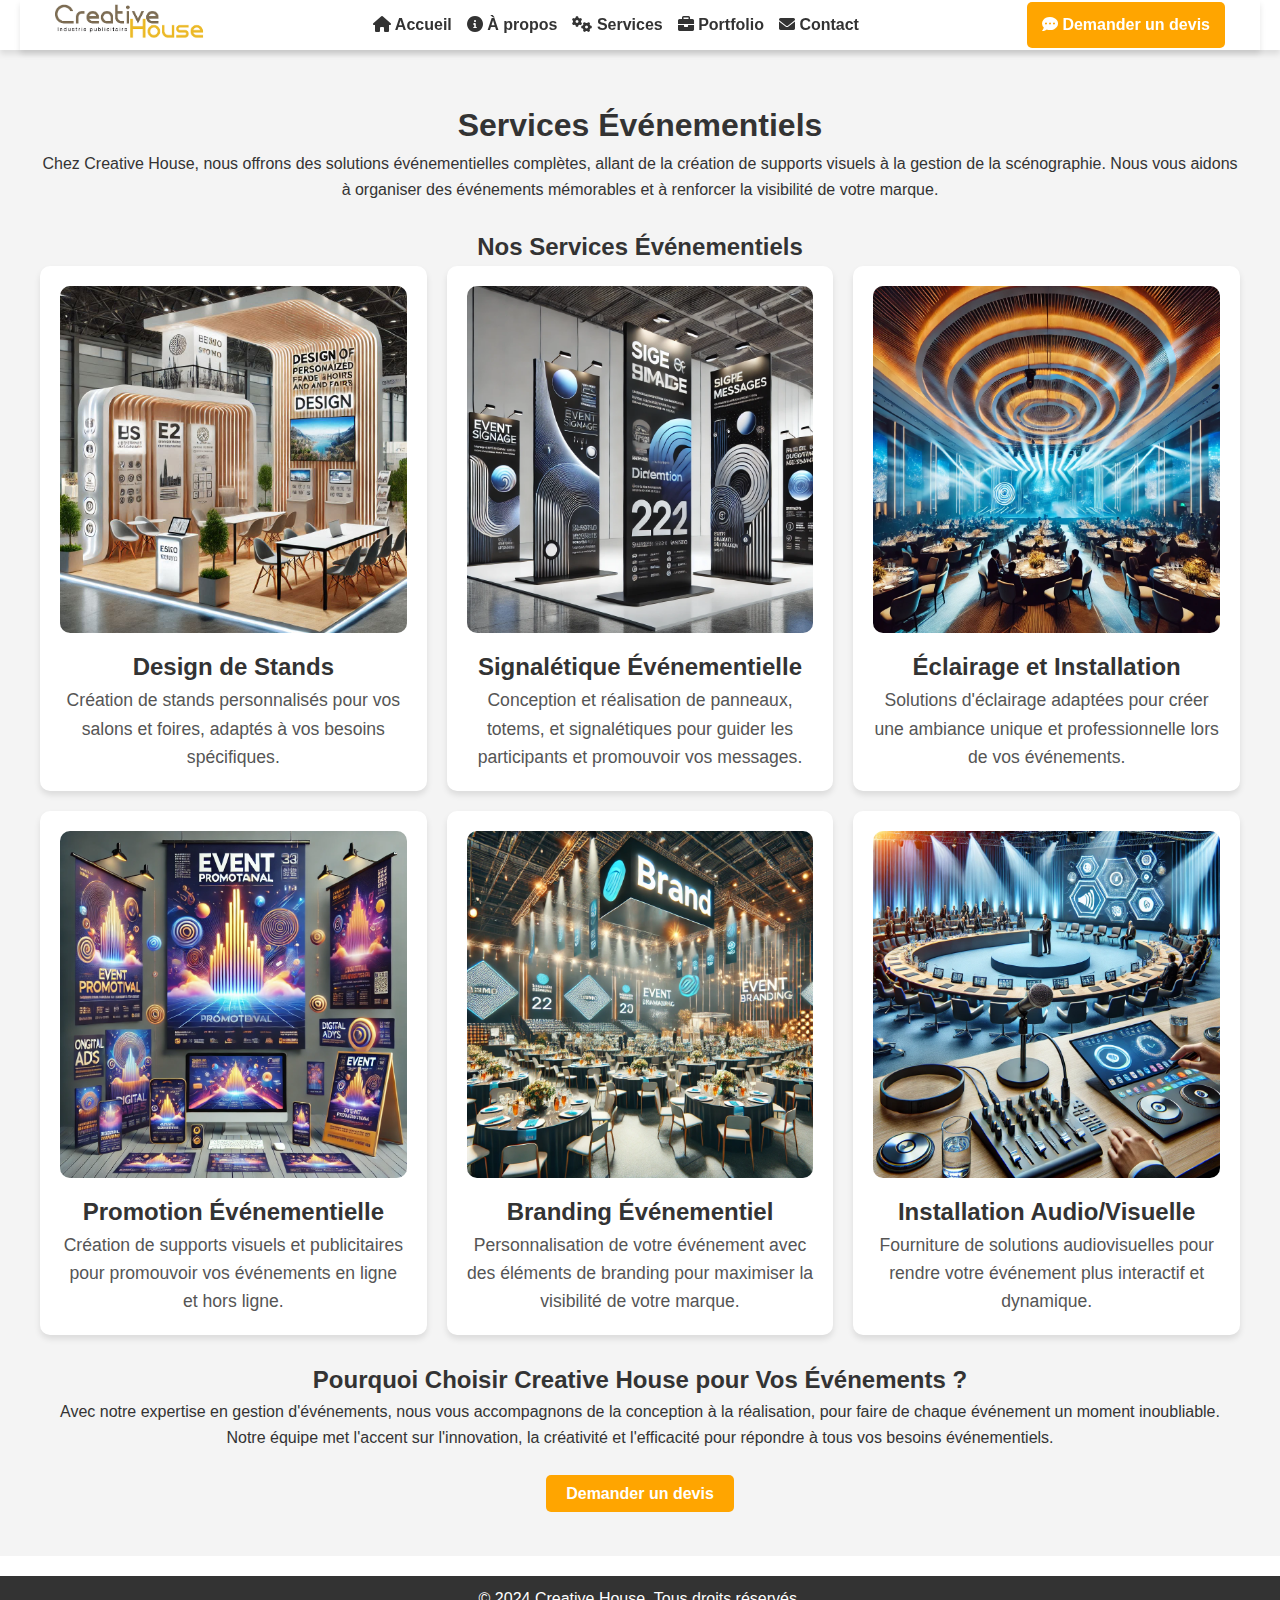
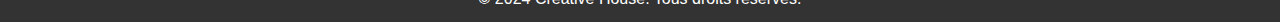
<file: evenementiel.html>
<!DOCTYPE html>
<html lang="fr">
<head>
    <meta charset="UTF-8">
    <meta name="viewport" content="width=device-width, initial-scale=1.0">
    <meta name="description" content="Creative House propose des solutions complètes pour l'événementiel, incluant la création de supports visuels, la gestion de la scénographie et plus encore.">
    <title>Événementiel - Creative House</title>
        <link rel="stylesheet" href="css/style.css">
    <link rel="stylesheet" href="css/style1.css">
</head>
<body>

    <!-- Header -->
    <header>
        <div id="header-container"></div>
    </header>
	<style>
		.service-section {
    padding: 50px 20px;
    background: #f4f4f4;
    text-align: center;
}

.service-grid {
    display: grid;
    grid-template-columns: repeat(auto-fit, minmax(300px, 1fr));
    gap: 20px;
    justify-content: center;
}

.service-item {
    background: white;
    border-radius: 10px;
    box-shadow: 0 4px 6px rgba(0, 0, 0, 0.1);
    padding: 20px;
    text-align: center;
}

.service-item img {
    width: 100%;
    height: auto;
    border-radius: 10px;
}

.service-item h3 {
    font-size: 1.5em;
    margin-top: 10px;
    color: #333;
}

.service-item p {
    color: #555;
    font-size: 1.1em;
}

.cta {
    margin-top: 30px;
}

.btn-quote {
    background: orange;
    color: white;
    padding: 10px 20px;
    border-radius: 5px;
    font-weight: bold;
    text-decoration: none;
    transition: background 0.3s;
}

.btn-quote:hover {
    background: #e69500;
}
</style>

    <!-- Main content -->
    <section id="event" class="service-section">
        <div class="container">
            <h1>Services Événementiels</h1>
            <p>Chez Creative House, nous offrons des solutions événementielles complètes, allant de la création de supports visuels à la gestion de la scénographie. Nous vous aidons à organiser des événements mémorables et à renforcer la visibilité de votre marque.</p><br>


            <h2>Nos Services Événementiels</h2>
            <div class="service-grid">
                <div class="service-item">
                    <img src="img/stand-design.png" alt="Design de Stands">
                    <h3>Design de Stands</h3>
                    <p>Création de stands personnalisés pour vos salons et foires, adaptés à vos besoins spécifiques.</p>
                </div>
                <div class="service-item">
                    <img src="img/event-signage.webp" alt="Signalétique Événementielle">
                    <h3>Signalétique Événementielle</h3>
                    <p>Conception et réalisation de panneaux, totems, et signalétiques pour guider les participants et promouvoir vos messages.</p>
                </div>
                <div class="service-item">
                    <img src="img/lights-and-setup.webp" alt="Éclairage et Installation">
                    <h3>Éclairage et Installation</h3>
                    <p>Solutions d'éclairage adaptées pour créer une ambiance unique et professionnelle lors de vos événements.</p>
                </div>
                <div class="service-item">
                    <img src="img/event-promotion.webp" alt="Promotion Événementielle">
                    <h3>Promotion Événementielle</h3>
                    <p>Création de supports visuels et publicitaires pour promouvoir vos événements en ligne et hors ligne.</p>
                </div>
                <div class="service-item">
                    <img src="img/branding-event.webp" alt="Branding Événementiel">
                    <h3>Branding Événementiel</h3>
                    <p>Personnalisation de votre événement avec des éléments de branding pour maximiser la visibilité de votre marque.</p>
                </div>
                <div class="service-item">
                    <img src="img/audio-visual-setup.webp" alt="Installation Audio/Visuelle">
                    <h3>Installation Audio/Visuelle</h3>
                    <p>Fourniture de solutions audiovisuelles pour rendre votre événement plus interactif et dynamique.</p>
                </div>
            </div><br>


            <h2>Pourquoi Choisir Creative House pour Vos Événements ?</h2>
            <p>Avec notre expertise en gestion d'événements, nous vous accompagnons de la conception à la réalisation, pour faire de chaque événement un moment inoubliable. Notre équipe met l'accent sur l'innovation, la créativité et l'efficacité pour répondre à tous vos besoins événementiels.</p>

            <div class="cta">
                <a href="contact.html" class="btn-quote">Demander un devis</a>
            </div>
        </div>
    </section>

    <!-- Footer -->
    <footer>
        <div class="container">
            <p>&copy; 2024 Creative House. Tous droits réservés.</p>
        </div>
    </footer>

    <script>
        // Chargement du header
        fetch('header.html')
        .then(response => response.text())
        .then(data => {
            document.getElementById('header-container').innerHTML = data;
        });
    </script>
</body>
</html>
</file>
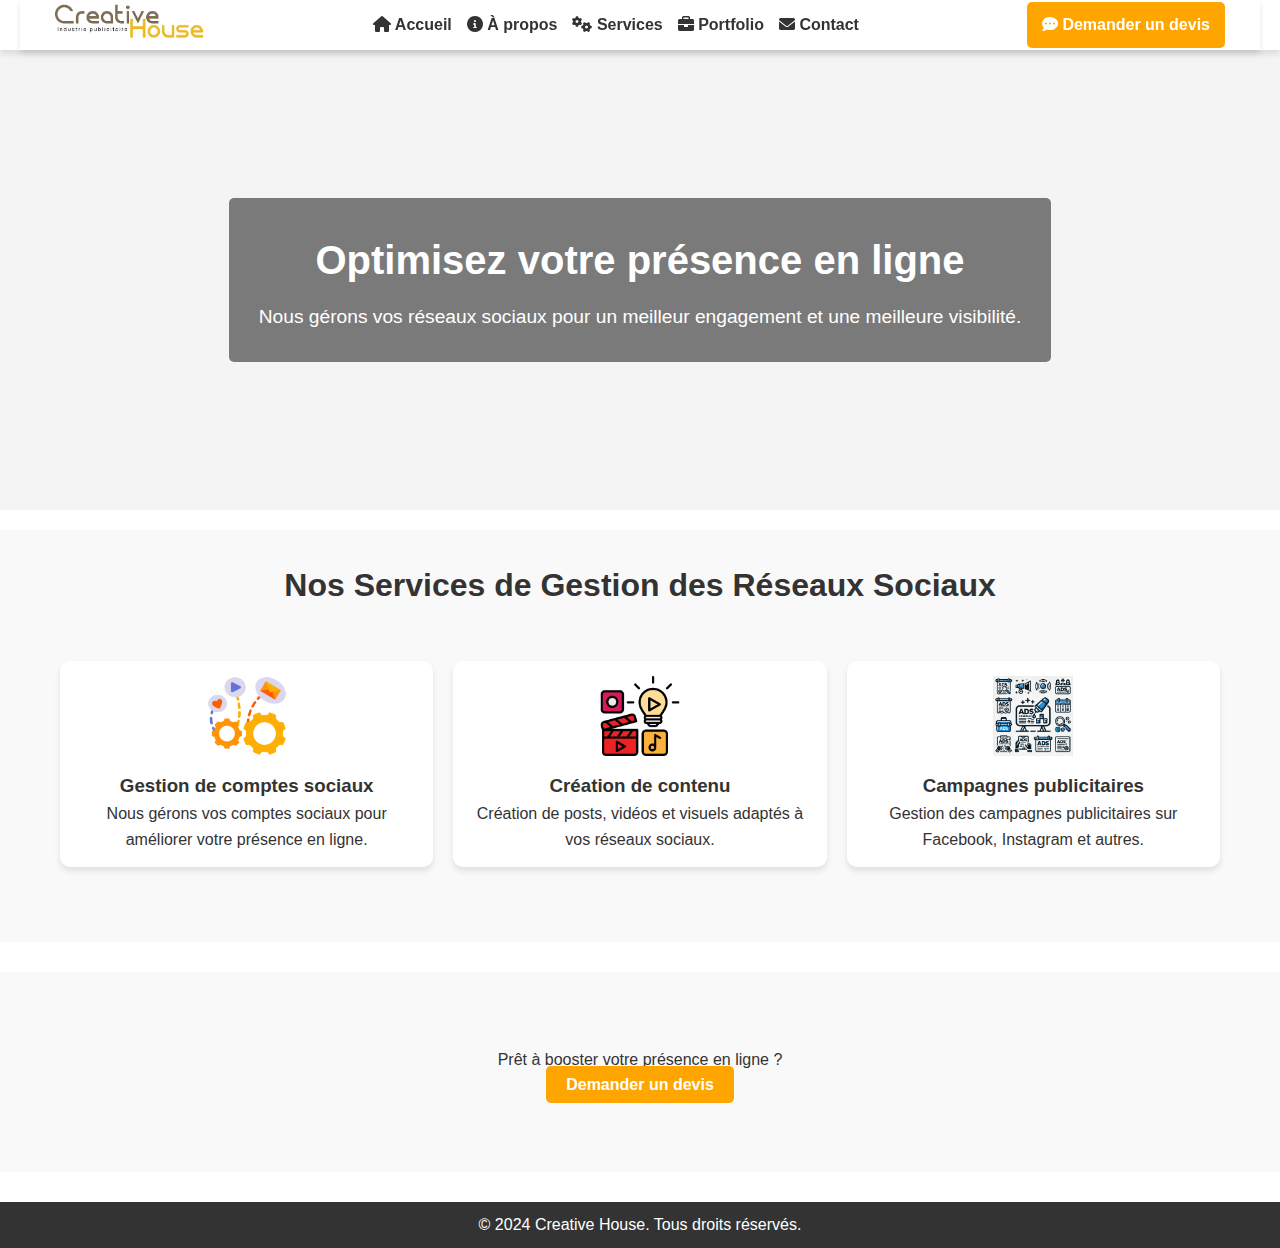
<file: gestion-reseaux-sociaux.html>
<!DOCTYPE html>
<html lang="fr">
<head>
    <meta charset="UTF-8">
    <meta name="viewport" content="width=device-width, initial-scale=1.0">
    <title>Gestion des Réseaux Sociaux - Creative House</title>
    <meta name="description" content="Gestion professionnelle de vos réseaux sociaux, création de contenu, campagnes publicitaires et analyse de performances.">
	    <link rel="stylesheet" href="css/style.css">
    <link rel="stylesheet" href="css/style1.css">
</head>
<body>
    <!-- Header -->
    <header>
        <div id="header-container"></div> <!-- Chargement dynamique du header -->
    </header>
		
	<style>
		/* Style pour la section CTA */
#cta.cta {
    display: flex;  /* Utilisation de Flexbox pour centrer le contenu */
    flex-direction: column;  /* Organisation du contenu en colonne */
    align-items: center;  /* Centre horizontalement */
    justify-content: center;  /* Centre verticalement */
    height: 200px;  /* Hauteur de la section, ajuste selon tes besoins */
    background-color: #f9f9f9;  /* Choisir une couleur de fond */
    text-align: center;  /* Centre le texte */
}

#cta .container {
    max-width: 800px;  /* Limite la largeur du contenu */
    width: 100%;  /* Prend toute la largeur disponible dans son parent */
}

#cta .cta p {
    font-size: 1.5em;  /* Taille du texte */
    color: #333;  /* Couleur du texte */
    margin-bottom: 20px;  /* Espacement sous le texte */
}

#cta .cta .btn-quote {
    font-size: 1.2em;  /* Taille du texte du bouton */
    background-color: orange;  /* Couleur de fond du bouton */
    color: white;  /* Couleur du texte du bouton */
    padding: 10px 20px;  /* Espacement autour du texte du bouton */
    border-radius: 5px;  /* Bords arrondis pour le bouton */
    text-decoration: none;  /* Retirer la sous-ligne du lien */
}

#cta .cta .btn-quote:hover {
    background-color: #e69500;  /* Couleur de fond lors du survol */
}

	.social-media-banner {
    background-color: #f4f4f4; /* Choisis la couleur de fond appropriée */
    background-size: cover;
    background-position: center;
    color: white;
    padding: 30px 20px;
    text-align: center;
    display: flex;
    justify-content: center;
    align-items: center;
    height: 400px; /* Ajustez la hauteur selon vos besoins */
	margin-bottom: 20px;
	
}

.social-media-banner .banner-content {
    background: rgba(0, 0, 0, 0.5); /* Semi-transparent background */
    padding: 30px;
    border-radius: 5px;
    max-width: 1200px;
	 margin: 0 auto;  /* Centre le contenu */
}

.social-media-banner h1 {
    font-size: 2.5em;
    margin-bottom: 10px;
}

.social-media-banner p {
    font-size: 1.2em;
}
/* Réduire les marges entre les sections */
section {
    margin-bottom: 30px; /* Vous pouvez ajuster cette valeur selon vos besoins */
}

/* Réduire l'espace autour de la bannière */
.dynamic-banner {
    padding: 40px 20px; /* Réduit l'espace à l'intérieur de la bannière */
    margin-bottom: 30px; /* Réduit l'espace sous la bannière */
}

/* Ajuster les paddings et marges des sections internes */
#services, .service-grid {
    padding: 30px 20px; /* Réduit l'espace à l'intérieur des sections */
}

/* Ajuster la taille de la bannière pour les autres sections */
#about, #guide {
    padding: 30px 20px; /* Réduit l'espace à l'intérieur de ces sections */
}

/* Ajustement de la taille des titres si nécessaire */
h2 {
    margin-bottom: 15px; /* Réduit l'espace sous les titres */
}

/* Ajuster la taille des cartes de service */
.service-item {
    padding: 15px; /* Réduit l'espace à l'intérieur des cartes */
    margin-bottom: 15px; /* Réduit l'espace entre les cartes */
}

</style>
    <!-- Bannière spécifique à la page gestion des réseaux sociaux -->
    <section class="social-media-banner">
        <div class="banner-content">
            <h1>Optimisez votre présence en ligne</h1>
            <p>Nous gérons vos réseaux sociaux pour un meilleur engagement et une meilleure visibilité.</p>
        </div>
    </section>

    <!-- Nos Services -->
    <section id="services" class="services">
        <div class="container">
            <h2>Nos Services de Gestion des Réseaux Sociaux</h2>
            <div class="service-grid">
                <div class="service-item">
                    <img src="img/social-media-management.png" alt="Gestion de comptes">
                    <h3>Gestion de comptes sociaux</h3>
                    <p>Nous gérons vos comptes sociaux pour améliorer votre présence en ligne.</p>
                </div>
                <div class="service-item">
                    <img src="img/content-creation.png" alt="Création de contenu">
                    <h3>Création de contenu</h3>
                    <p>Création de posts, vidéos et visuels adaptés à vos réseaux sociaux.</p>
                </div>
                <div class="service-item">
                    <img src="img/ads-campaigns.png" alt="Campagnes publicitaires">
                    <h3>Campagnes publicitaires</h3>
                    <p>Gestion des campagnes publicitaires sur Facebook, Instagram et autres.</p>
                </div>
            </div>
        </div>
    </section>

    <!-- Appel à l'action -->
    <section id="cta" class="cta">
        <div class="container">
            <p>Prêt à booster votre présence en ligne ?</p>
            <a href="contact.html" class="btn-quote">Demander un devis</a>
        </div>
    </section>

    <!-- Footer -->
    <footer>
        <div class="container">
            <p>&copy; 2024 Creative House. Tous droits réservés.</p>
        </div>
    </footer>

    <script src="js/script.js"></script>
    <script>
        // Chargement dynamique du header
        fetch('header.html')
        .then(response => response.text())
        .then(data => {
            document.getElementById('header-container').innerHTML = data;
        });
    </script>
</body>
</html>
</file>
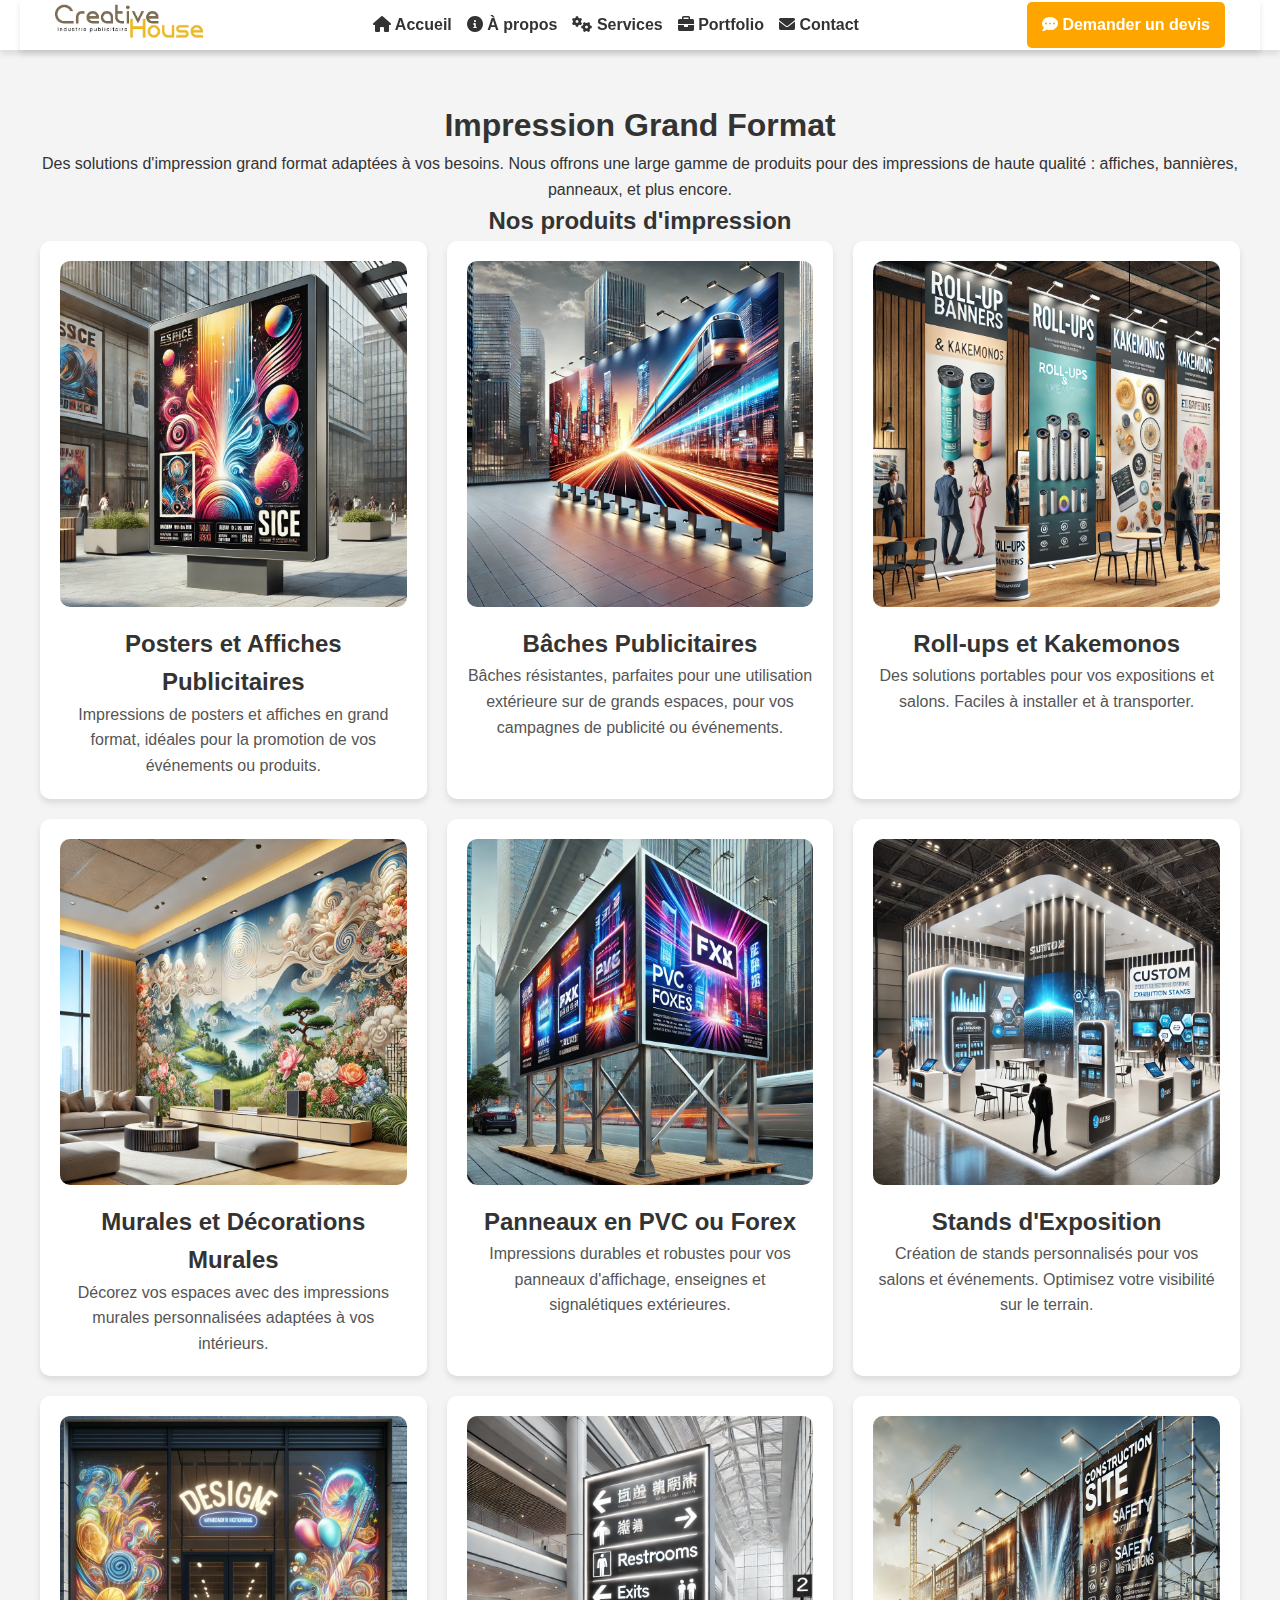
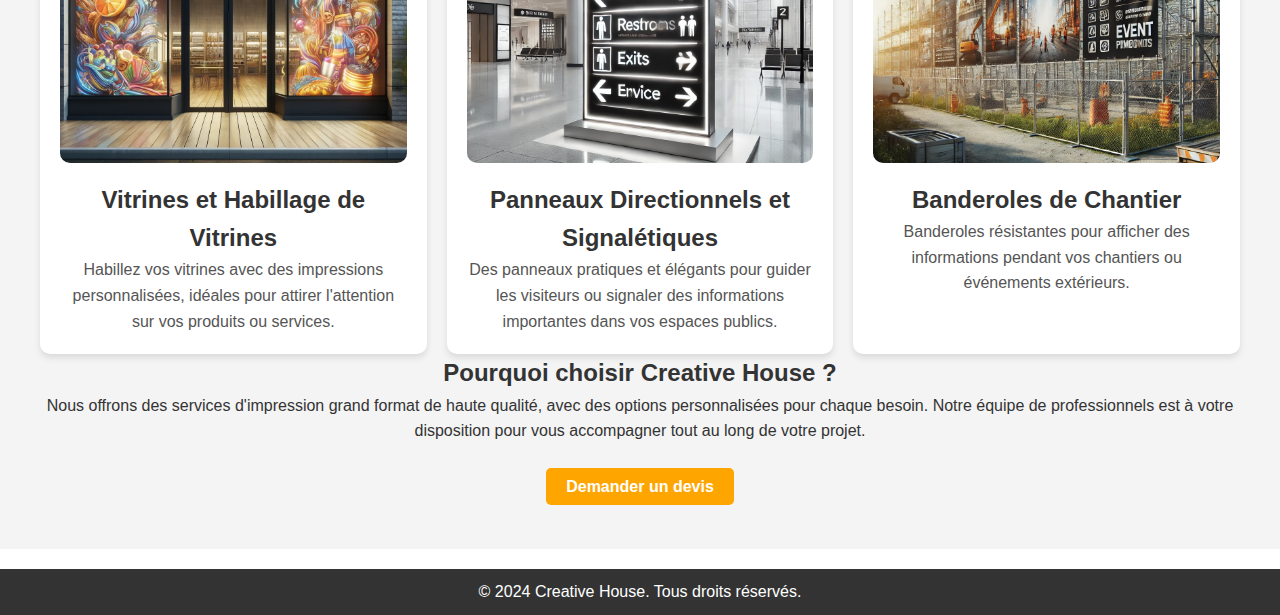
<file: impression-grand-format.html>
<!DOCTYPE html>
<html lang="fr">
<head>
    <meta charset="UTF-8">
    <meta name="viewport" content="width=device-width, initial-scale=1.0">
    <meta name="description" content="Service d'impression grand format, idéal pour vos affiches, bannières, panneaux et plus. Creative House vous offre des solutions personnalisées de haute qualité.">
    <meta name="keywords" content="impression grand format, affiches, bannières, panneaux, Creative House">
    <title>Impression Grand Format - Creative House</title>
    <link rel="stylesheet" href="css/style.css">
    <link rel="stylesheet" href="css/style1.css">
</head>
<body>

    <!-- Header -->
    <header>
        <div id="header-container"></div>
    </header>

    <!-- Main content -->
    <section id="impression-grand-format" class="service-section">
        <div class="container">
            <h1>Impression Grand Format</h1>
            <p>Des solutions d'impression grand format adaptées à vos besoins. Nous offrons une large gamme de produits pour des impressions de haute qualité : affiches, bannières, panneaux, et plus encore.</p>

            <h2>Nos produits d'impression</h2>
            <div class="product-grid">
                <div class="product-item">
                    <img src="img/poster.webp" alt="Impressions de posters et affiches publicitaires en grand format" class="product-photo">
                    <h3>Posters et Affiches Publicitaires</h3>
                    <p>Impressions de posters et affiches en grand format, idéales pour la promotion de vos événements ou produits.</p>
                </div>
                <div class="product-item">
                    <img src="img/bache.webp" alt="Bâches publicitaires résistantes pour utilisation extérieure" class="product-photo">
                    <h3>Bâches Publicitaires</h3>
                    <p>Bâches résistantes, parfaites pour une utilisation extérieure sur de grands espaces, pour vos campagnes de publicité ou événements.</p>
                </div>
                <div class="product-item">
                    <img src="img/rollup.webp" alt="Roll-ups et Kakemonos portables pour expositions et salons" class="product-photo">
                    <h3>Roll-ups et Kakemonos</h3>
                    <p>Des solutions portables pour vos expositions et salons. Faciles à installer et à transporter.</p>
                </div>
                <div class="product-item">
                    <img src="img/murale.webp" alt="Décorations murales personnalisées pour vos intérieurs" class="product-photo">
                    <h3>Murales et Décorations Murales</h3>
                    <p>Décorez vos espaces avec des impressions murales personnalisées adaptées à vos intérieurs.</p>
                </div>
                <div class="product-item">
                    <img src="img/panneau-pvc.webp" alt="Panneaux en PVC ou Forex durables pour affichage extérieur" class="product-photo">
                    <h3>Panneaux en PVC ou Forex</h3>
                    <p>Impressions durables et robustes pour vos panneaux d'affichage, enseignes et signalétiques extérieures.</p>
                </div>
                <div class="product-item">
                    <img src="img/stand.webp" alt="Stands d'exposition personnalisés pour salons et événements" class="product-photo">
                    <h3>Stands d'Exposition</h3>
                    <p>Création de stands personnalisés pour vos salons et événements. Optimisez votre visibilité sur le terrain.</p>
                </div>
                <div class="product-item">
                    <img src="img/vitrine.webp" alt="Habillage de vitrines personnalisées pour attirer l'attention" class="product-photo">
                    <h3>Vitrines et Habillage de Vitrines</h3>
                    <p>Habillez vos vitrines avec des impressions personnalisées, idéales pour attirer l'attention sur vos produits ou services.</p>
                </div>
                <div class="product-item">
                    <img src="img/panneau-directionnel.webp" alt="Panneaux directionnels élégants pour guider les visiteurs" class="product-photo">
                    <h3>Panneaux Directionnels et Signalétiques</h3>
                    <p>Des panneaux pratiques et élégants pour guider les visiteurs ou signaler des informations importantes dans vos espaces publics.</p>
                </div>
                <div class="product-item">
                    <img src="img/banderole.webp" alt="Banderoles de chantier résistantes pour afficher des informations" class="product-photo">
                    <h3>Banderoles de Chantier</h3>
                    <p>Banderoles résistantes pour afficher des informations pendant vos chantiers ou événements extérieurs.</p>
                </div>
            </div>

            <h2>Pourquoi choisir Creative House ?</h2>
            <p>Nous offrons des services d'impression grand format de haute qualité, avec des options personnalisées pour chaque besoin. Notre équipe de professionnels est à votre disposition pour vous accompagner tout au long de votre projet.</p>

            <div class="cta">
                <a href="contact.html" class="btn-quote">Demander un devis</a>
            </div>
        </div>
    </section>

    <!-- Footer -->
    <footer>
        <div class="container">
            <p>&copy; 2024 Creative House. Tous droits réservés.</p>
        </div>
    </footer>

    <!-- Scripts -->
    <script>
        // Chargement du header
        fetch('header.html')
        .then(response => response.text())
        .then(data => {
            document.getElementById('header-container').innerHTML = data;
        });
    </script>
</body>
</html>
</file>
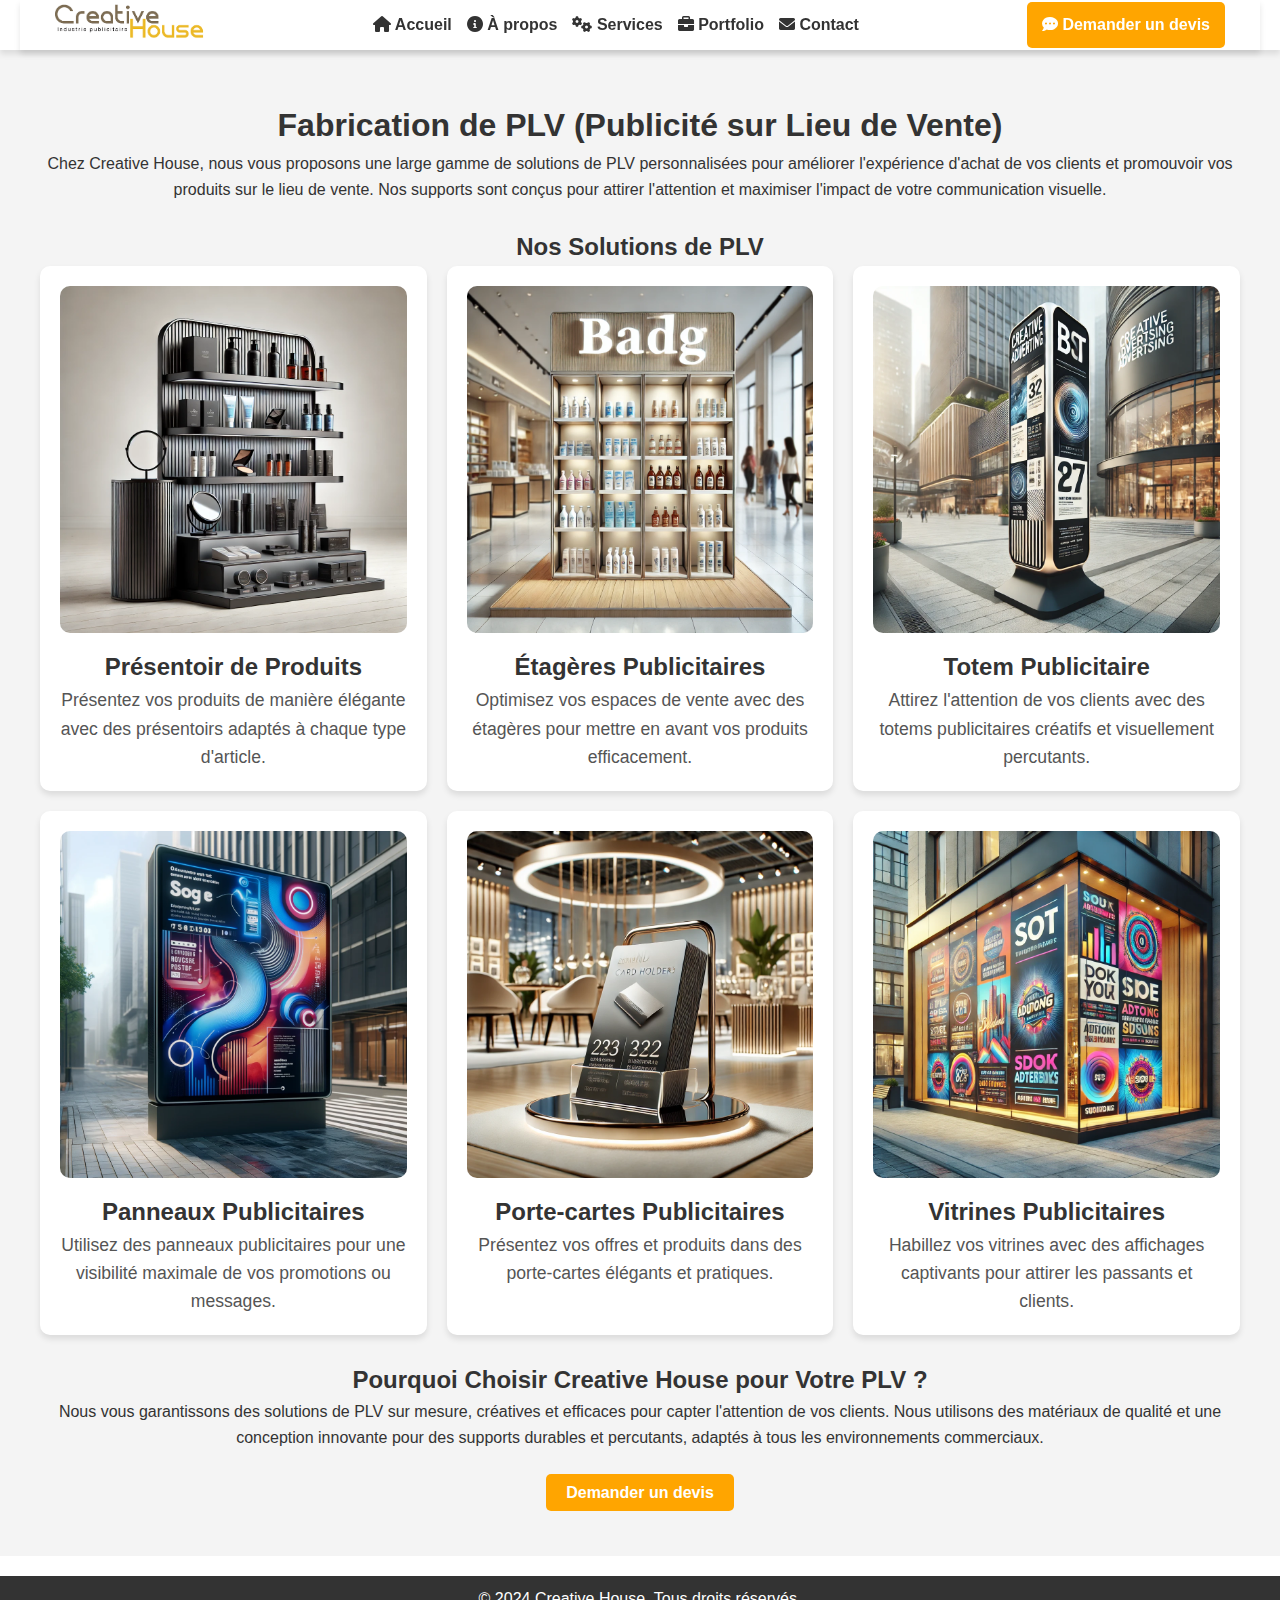
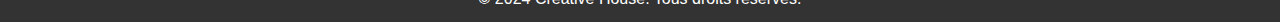
<file: plv.html>
<!DOCTYPE html>
<html lang="fr">
<head>
    <meta charset="UTF-8">
    <meta name="viewport" content="width=device-width, initial-scale=1.0">
    <meta name="description" content="Creative House propose des solutions de PLV (publicité sur lieu de vente) pour améliorer l'expérience client et booster vos ventes. Découvrez nos supports publicitaires adaptés.">
    <title>Fabrication de PLV - Creative House</title>
        <link rel="stylesheet" href="css/style.css">
    <link rel="stylesheet" href="css/style1.css">
</head>
<body>

    <!-- Header -->
    <header>
        <div id="header-container"></div>
    </header>
	<style>
	.service-section {
    padding: 50px 20px;
    background: #f4f4f4;
    text-align: center;
}

.service-grid {
    display: grid;
    grid-template-columns: repeat(auto-fit, minmax(300px, 1fr));
    gap: 20px;
    justify-content: center;
}

.service-item {
    background: white;
    border-radius: 10px;
    box-shadow: 0 4px 6px rgba(0, 0, 0, 0.1);
    padding: 20px;
    text-align: center;
}

.service-item img {
    width: 100%;
    height: auto;
    border-radius: 10px;
}

.service-item h3 {
    font-size: 1.5em;
    margin-top: 10px;
    color: #333;
}

.service-item p {
    color: #555;
    font-size: 1.1em;
}

.cta {
    margin-top: 30px;
}

.btn-quote {
    background: orange;
    color: white;
    padding: 10px 20px;
    border-radius: 5px;
    font-weight: bold;
    text-decoration: none;
    transition: background 0.3s;
}

.btn-quote:hover {
    background: #e69500;
}


</style>

    <!-- Main content -->
    <section id="plv" class="service-section">
        <div class="container">
            <h1>Fabrication de PLV (Publicité sur Lieu de Vente)</h1>
            <p>Chez Creative House, nous vous proposons une large gamme de solutions de PLV personnalisées pour améliorer l'expérience d'achat de vos clients et promouvoir vos produits sur le lieu de vente. Nos supports sont conçus pour attirer l'attention et maximiser l'impact de votre communication visuelle.</p><br>


            <h2>Nos Solutions de PLV</h2>
            <div class="service-grid">
                <div class="service-item">
                    <img src="img/podium-display.webp" alt="Présentoir de Produits">
                    <h3>Présentoir de Produits</h3>
                    <p>Présentez vos produits de manière élégante avec des présentoirs adaptés à chaque type d'article.</p>
                </div>
                <div class="service-item">
                    <img src="img/display-shelves.webp" alt="Étagères Publicitaires">
                    <h3>Étagères Publicitaires</h3>
                    <p>Optimisez vos espaces de vente avec des étagères pour mettre en avant vos produits efficacement.</p>
                </div>
                <div class="service-item">
                    <img src="img/floor-stand.webp" alt="Totem Publicitaire">
                    <h3>Totem Publicitaire</h3>
                    <p>Attirez l'attention de vos clients avec des totems publicitaires créatifs et visuellement percutants.</p>
                </div>
                <div class="service-item">
                    <img src="img/posters-stands.webp" alt="Panneaux Publicitaires">
                    <h3>Panneaux Publicitaires</h3>
                    <p>Utilisez des panneaux publicitaires pour une visibilité maximale de vos promotions ou messages.</p>
                </div>
                <div class="service-item">
                    <img src="img/card-holders.webp" alt="Porte-cartes Publicitaires">
                    <h3>Porte-cartes Publicitaires</h3>
                    <p>Présentez vos offres et produits dans des porte-cartes élégants et pratiques.</p>
                </div>
                <div class="service-item">
                    <img src="img/window-displays.webp" alt="Vitrines Publicitaires">
                    <h3>Vitrines Publicitaires</h3>
                    <p>Habillez vos vitrines avec des affichages captivants pour attirer les passants et clients.</p>
                </div>
            </div><br>


            <h2>Pourquoi Choisir Creative House pour Votre PLV ?</h2>
            <p>Nous vous garantissons des solutions de PLV sur mesure, créatives et efficaces pour capter l'attention de vos clients. Nous utilisons des matériaux de qualité et une conception innovante pour des supports durables et percutants, adaptés à tous les environnements commerciaux.</p>

            <div class="cta">
                <a href="contact.html" class="btn-quote">Demander un devis</a>
            </div>
        </div>
    </section>

    <!-- Footer -->
    <footer>
        <div class="container">
            <p>&copy; 2024 Creative House. Tous droits réservés.</p>
        </div>
    </footer>

    <script>
        // Chargement du header
        fetch('header.html')
        .then(response => response.text())
        .then(data => {
            document.getElementById('header-container').innerHTML = data;
        });
    </script>
</body>
</html>
</file>
<file: css/style.css>
.card-item,header{background:#fff;box-shadow:0 4px 6px rgb(0 0 0 / .1)}.card-item .btn,header .btn-quote{background:orange;transition:background .3s;border-radius:5px}a,body,h1,h2,li,p,ul{margin:0;padding:0;list-style:none;text-decoration:none;box-sizing:border-box}body{font-family:Arial,sans-serif;color:#333;line-height:1.6}.container{max-width:1200px;margin:0 auto;padding:0 15px}header{position:sticky;top:0;z-index:1000;margin:0;padding:0 20px;height:auto}header .container{display:flex;justify-content:space-between;align-items:center}header .logo{height:50px}header .nav-links{display:flex;gap:15px}header .nav-links a{color:#333;font-weight:700;transition:color .3s}header .nav-links a:hover{color:orange}header .btn-quote{color:#fff;padding:10px 15px;font-weight:700}header .btn-quote:hover{background:#e69500}.card-item{border-radius:10px;padding:20px;text-align:center;transition:transform .3s,box-shadow .3s;display:flex;flex-direction:column;justify-content:space-between}.guide,.services{padding:50px 20px;text-align:center}.card-item:hover,.guide-item:hover{transform:translateY(-5px);box-shadow:0 8px 12px rgb(0 0 0 / .2)}.card-item img,.guide-item img{width:100%;height:250px;object-fit:cover;border-radius:10px;margin-bottom:15px}.card-item h3{font-size:1.5em;margin-bottom:10px;color:#333}.card-item p{font-size:1em;color:#666;margin-bottom:15px;flex-grow:1}.guide h2,.services h2{margin-bottom:20px;color:#333}.guide-grid,.service-grid{grid-template-columns:repeat(auto-fit,minmax(300px,1fr));gap:20px;justify-content:center}.card-item .btn{padding:10px 20px;color:#fff;text-decoration:none}.card-item .btn:hover{background:#e68900}.services{background:#f9f9f9}.services h2{font-size:2em}.service-grid{display:grid}.guide{background:#f4f4f4}.guide-item,.service-item{background:#fff;border-radius:10px;box-shadow:0 4px 6px rgb(0 0 0 / .1);transition:transform .3s,box-shadow .3s}.guide h2{font-size:2.5em}.guide-item{display:flex;flex-direction:column;padding:20px;text-align:left},.section h2,.service-item,footer{text-align:center}.guide p{font-size:1.2em;margin-bottom:40px;color:#555}.guide-grid{display:grid;align-items:stretch}footer{background:#333;color:#fff;padding:10px 20px;margin-top:20px}.service-item{padding:20px}.service-item img{width:80px;height:80px;margin-bottom:15px;object-fit:contain;display:block;margin-left:auto;margin-right:auto}.section{padding:50px 20px;margin-bottom:30px;animation:1s ease-in-out fadeInUp}.section h2{font-size:2em;margin-bottom:20px;color:#333}body,html{scroll-padding-top:0;margin:0;padding:0}@keyframes fadeInUp{from{opacity:0;transform:translateY(20px)}to{opacity:1;transform:translateY(0)}.team{display:flex;flex-wrap:wrap;gap:20px;justify-content:space-around}.nos-valeurs .value-icon{object-fit:contain;width:250px;height:250px;margin-bottom:15px;object-fit:contain}.banner-section{display:flex;flex-direction:column;align-items:center}.banner{display:flex;align-items:center;margin-bottom:20px}.banner-photo{width:100px;height:auto;margin-right:20px}.banner-text{text-align:left}.banner-text h2{margin:0;font-size:1.5em}.banner-text p{margin:5px 0 0}a,body,h1,h2,h3,li,p,ul{margin:0;padding:0;list-style:none;text-decoration:none;box-sizing:border-box}body{font-family:Arial,sans-serif;color:#333;line-height:1.6}header{background:#fff;padding:20px 0;box-shadow:0 4px 6px rgba(0,0,0,.1)}header .container{display:flex;justify-content:space-between;align-items:center;max-width:1200px;margin:0 auto}header .logo img{height:50px}header .nav-links{display:flex;gap:15px}header .nav-links a{color:#333;font-weight:700;transition:color .3s}.nav-links a:hover,header .nav-links a:hover{color:orange}header .btn-quote{background:orange;color:#fff;padding:10px 15px;border-radius:5px;font-weight:700;transition:background .3s}header .btn-quote:hover{background:#e69500}#about{padding:50px 20px;background:#f9f9f9;text-align:center}#about h1,#about h2{color:#333;margin-bottom:20px}#about p{color:#555;font-size:1.2em;line-height:1.8;margin-bottom:20px}.team{display:flex;justify-content:center;gap:30px;flex-wrap:wrap}.team-member{text-align:center;width:220px}.team-photo{width:100px;height:100px;border-radius:50%;margin-bottom:15px;object-fit:cover}.team-member h3{font-size:1.2em;color:#333}.team-member p{color:#666}ul{display:flex;justify-content:center;gap:20px;padding:20px 0}li{background:#fff;border-radius:10px;padding:20px;box-shadow:0 4px 6px rgba(0,0,0,.1);width:250px;text-align:center}li img{width:50px;height:50px;margin-bottom:15px}footer{background:#333;color:#fff;text-align:center;padding:10px 0;margin-top:40px}.scrolling-banner{background-color:#333;color:#fff;padding:10px 0;font-size:1.2em;text-align:center;position:relative;overflow:hidden;height:60px;display:flex;justify-content:center;align-items:center}.scrolling-banner p{position:absolute;white-space:nowrap;animation:15s linear infinite scrollText;margin:0;padding:0}@keyframes scrollText{0%{transform:translateX(100%)}100%{transform:translateX(-100%)}}.nav-links .dropdown{position:relative;display:inline-block}.nav-links .dropdown-content{display:none;position:absolute;background-color:#fff;min-width:200px;box-shadow:0 8px 16px rgba(0,0,0,.2);z-index:1}.nav-links .dropdown-content a{color:#000;padding:12px 16px;text-decoration:none;display:block}.nav-links .dropdown-content a:hover{background-color:#ddd}.nav-links .dropdown:hover .dropdown-content{display:block}.nav-links a{color:#333;font-weight:700;margin-right:15px;transition:color .3s}}

/* Style de base pour la bannière dynamique */
.dynamic-banner {
    position: relative;
    height: 400px; /* Ajuste la hauteur de la section */
    background-size: cover; /* Assure que l'image de fond couvre toute la section */
    background-position: center; /* Centre l'image de fond */
    background-repeat: no-repeat;
    display: flex;
    justify-content: center;
    align-items: center;
    color: white;
    text-align: center;
    opacity: 0;
    visibility: hidden;
    transition: opacity 1s ease-in-out, visibility 1s ease-in-out; /* Transition fluide entre les images */
}

.banner-content {
    background: rgba(0, 0, 0, 0.5); /* Fond semi-transparent pour améliorer la lisibilité */
    padding: 20px;
    border-radius: 5px;
    max-width: 80%;
}

.banner-content h1 {
    font-size: 2.5em;
    margin-bottom: 10px;
}

.banner-content p {
    font-size: 1.2em;
}

/* Le texte sera invisible au départ */
.dynamic-banner.visible {
    opacity: 1;
    visibility: visible;
}

.service-section {
    padding: 50px 20px;
    background: #f4f4f4;
    text-align: center;
}

.product-grid {
    display: grid;
    grid-template-columns: repeat(auto-fit, minmax(300px, 1fr));
    gap: 20px;
    justify-content: center;
}

.product-item {
    background: white;
    border-radius: 10px;
    box-shadow: 0 4px 6px rgba(0, 0, 0, 0.1);
    padding: 20px;
    text-align: center;
}

.product-item img {
    width: 100%;
    height: auto;
    border-radius: 10px;
}

.product-item h3 {
    font-size: 1.5em;
    margin-top: 10px;
    color: #333;
}

.product-item p {
    color: #555;
}

.cta {
    margin-top: 30px;
}

.btn-quote {
    background: orange;
    color: white;
    padding: 10px 20px;
    border-radius: 5px;
    font-weight: bold;
    text-decoration: none;
    transition: background 0.3s;
}

.btn-quote:hover {
    background: #e69500;
}

.marketing-banner {
    background-color: #f5f5f5;  /* Choisir une couleur de fond adaptée */
    padding: 60px 0;  /* Ajustez le padding pour l'espacement */
    text-align: center;  /* Centrer le texte */
}

.marketing-banner .banner-content {
    max-width: 1200px;
    margin: 0 auto;  /* Centrer le contenu */
    padding: 20px;
}

.marketing-banner h1 {
    font-size: 2.5em;
    color: #333;
}

.marketing-banner p {
    font-size: 1.2em;
    color: #666;
    margin-top: 10px;
}
</file>
<file: css/style1.css>
/* Reset de base */
body, h1, h2, h3, p, ul, li, a {
    margin: 0;
    padding: 0;
    list-style: none;
    text-decoration: none;
    box-sizing: border-box;
}

/* Corps principal */
body {
    font-family: Arial, sans-serif;
    color: #333;
    line-height: 1.6;
}


/* Section À propos */
#about {
    padding: 50px 20px;
    background: #f9f9f9;
    text-align: center;
}
#about h1, #about h2 {
    color: #333;
    margin-bottom: 20px;
}
#about p {
    color: #555;
    font-size: 1.2em;
    line-height: 1.8;
    margin-bottom: 20px;
}

/* Section équipe */
.team {
    display: flex;
    justify-content: center;
    gap: 30px;
    flex-wrap: wrap;
}
.team-member {
    text-align: center;
    width: 220px;
}
.team-photo {
    width: 100px;
    height: 100px;
    border-radius: 50%;
    margin-bottom: 15px;
    object-fit: cover;
}
.team-member h3 {
    font-size: 1.2em;
    color: #333;
}
.team-member p {
    color: #666;
}

/* Section Nos valeurs */
ul {
    display: flex;
    justify-content: center;
    gap: 20px;
    padding: 20px 0;
}
li {
    background: #fff;
    border-radius: 10px;
    padding: 20px;
    box-shadow: 0 4px 6px rgba(0, 0, 0, 0.1);
    width: 250px;
    text-align: center;
}
li img {
    width: 50px;
    height: 50px;
    margin-bottom: 15px;
}

/* Footer */
footer {
    background: #333;
    color: white;
    text-align: center;
    padding: 10px 0;
    margin-top: 40px;
}
/* Ciblez les icônes dans la section Nos valeurs */
.nos-valeurs .value-icon {
    width: 250px;  /* Agrandir l'icône */
    height: 250px; /* Maintenir la hauteur pour garder les proportions */
    margin-bottom: 15px; /* Ajoutez un peu d'espace sous l'icône */
    object-fit: contain; /* S'assure que l'icône reste bien dimensionnée sans être coupée */
}

/* Section du texte défilant */
.scrolling-banner {
    background-color: #333; /* Fond sombre */
    color: white;
    padding: 10px 0;
    font-size: 1.2em;
    text-align: center;
    position: relative;
    overflow: hidden; /* Masque tout texte qui dépasse */
    height: 60px; /* Ajuste la hauteur de la section pour Edge */
    display: flex;
    justify-content: center;
    align-items: center;
}

/* Texte défilant */
.scrolling-banner p {
    position: absolute;
    white-space: nowrap; /* Empêche le texte de se casser */
    animation: scrollText 15s linear infinite; /* Animation du texte */
    margin: 0;
    padding: 0;
}

/* Animation du texte */
@keyframes scrollText {
    0% {
        transform: translateX(100%); /* Commence à droite */
    }
    100% {
        transform: translateX(-100%); /* Fin à gauche */
    }
}

/* Style du menu déroulant */
</file>
